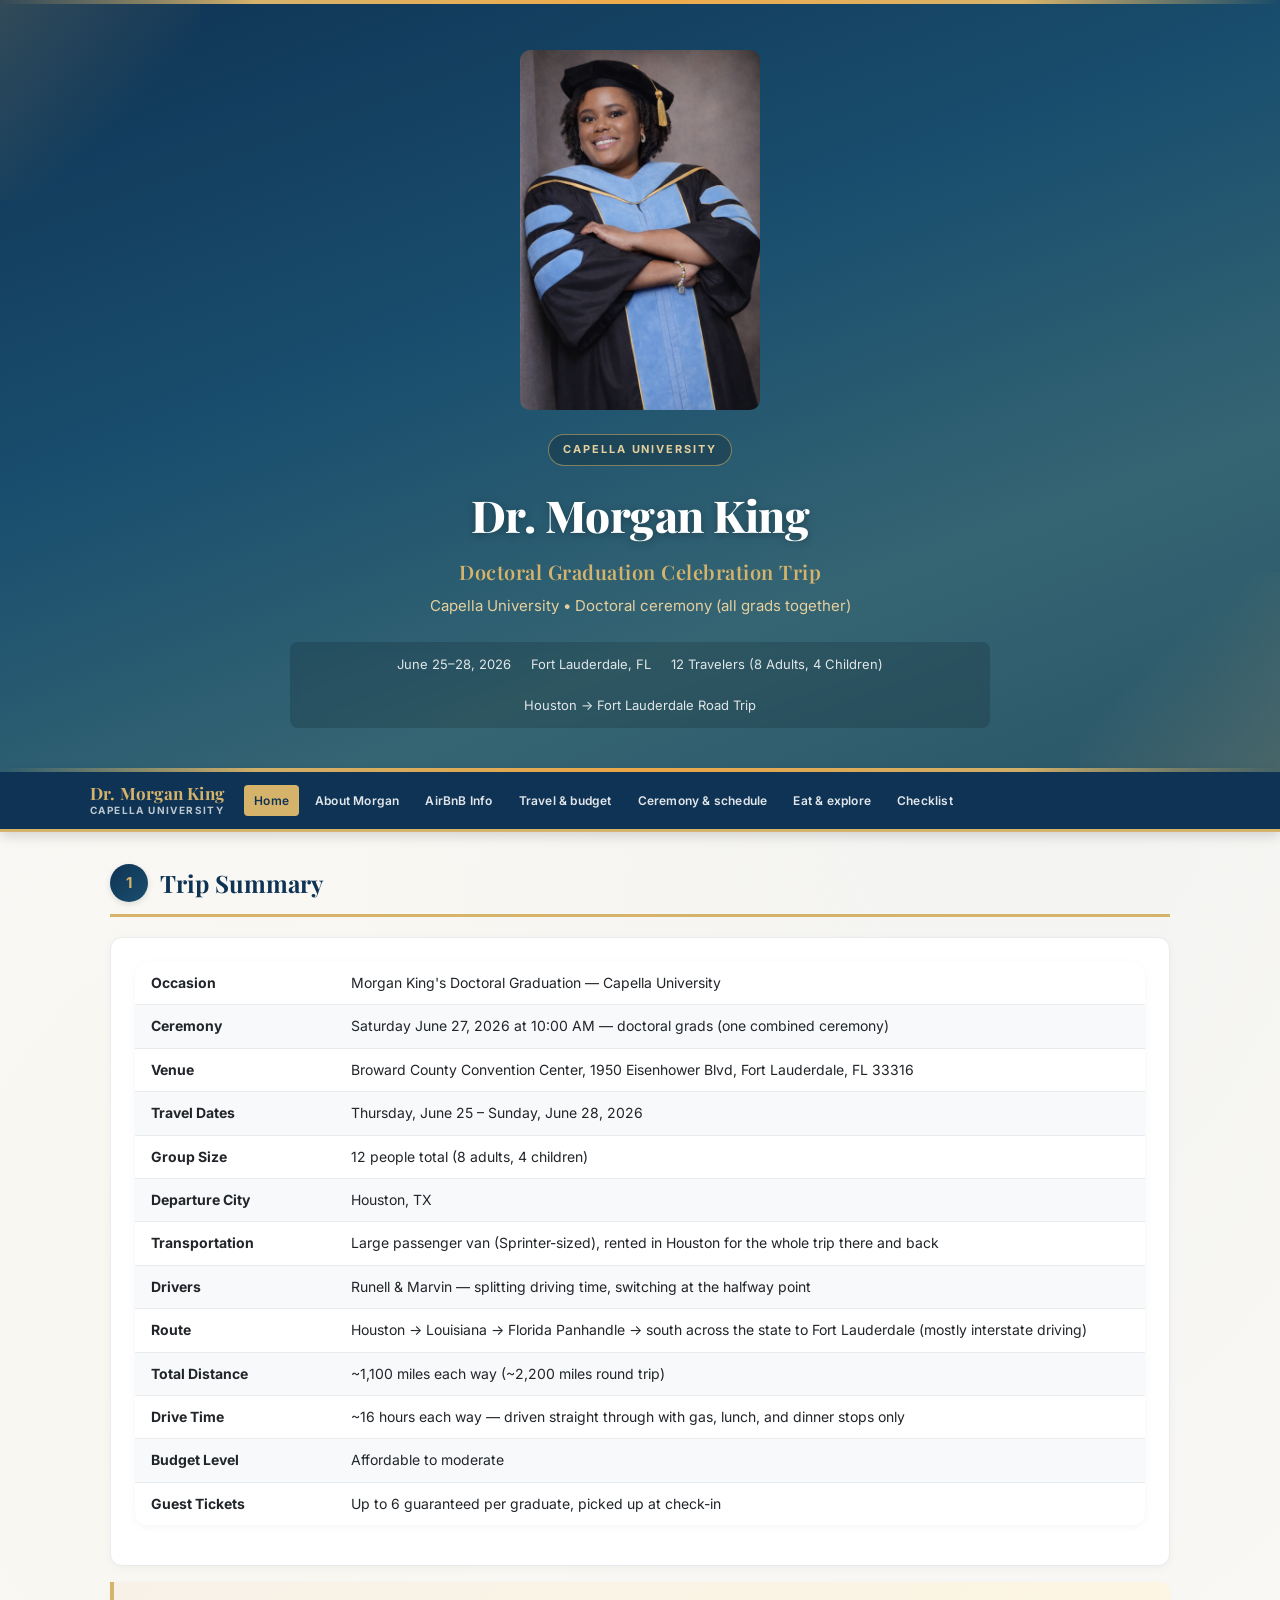
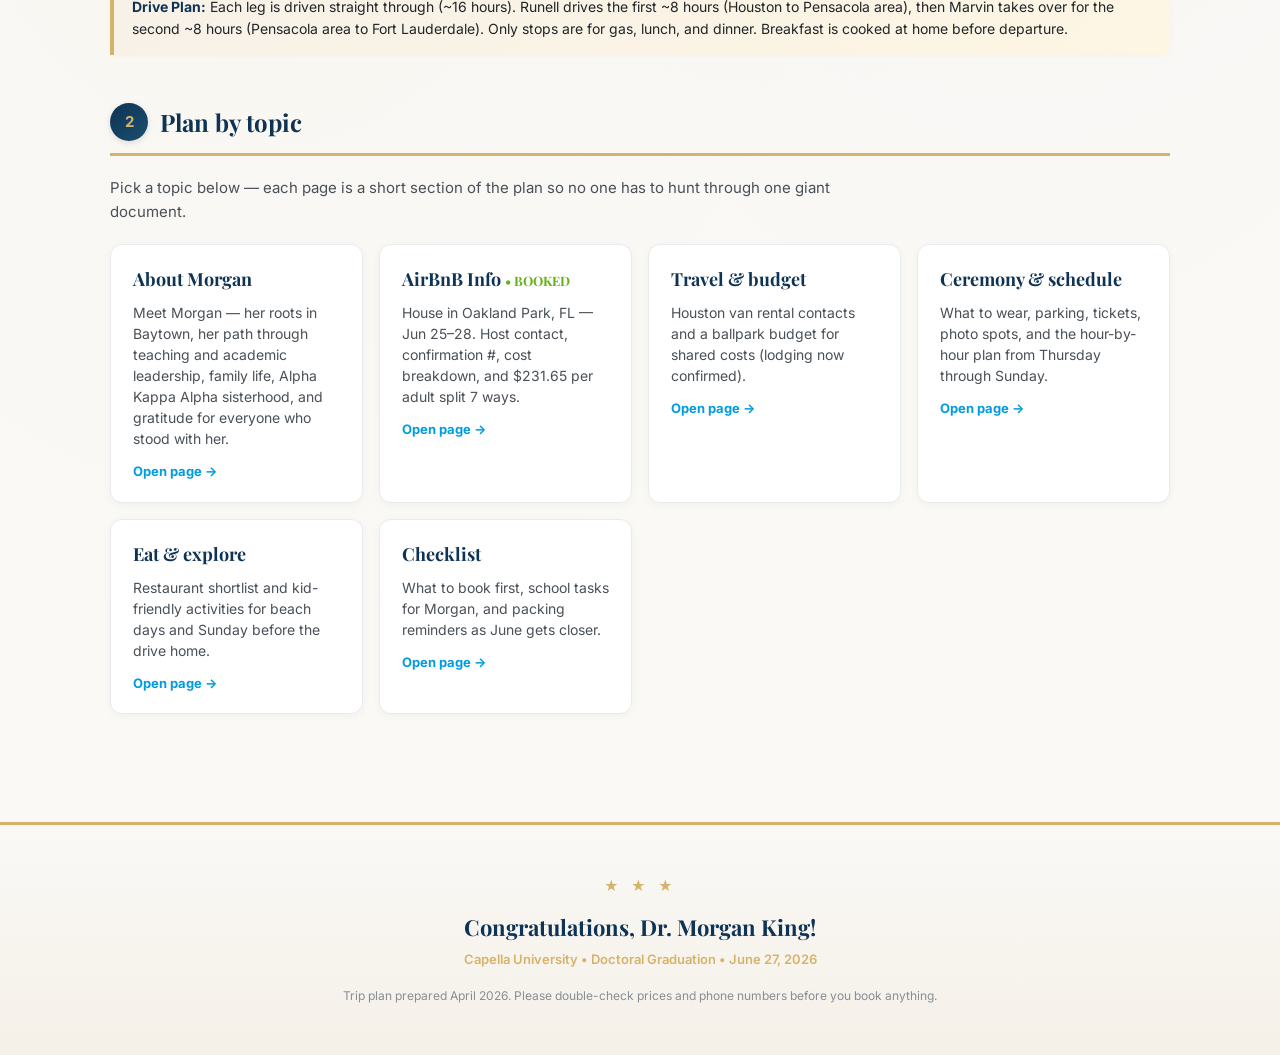
<file: index.html>
<!DOCTYPE html>
<html lang="en">
<head>
<meta charset="UTF-8">
<meta name="viewport" content="width=device-width, initial-scale=1.0, viewport-fit=cover">
<meta name="theme-color" content="#0f3354">
<meta name="apple-mobile-web-app-capable" content="yes">
<meta name="apple-mobile-web-app-status-bar-style" content="black-translucent">
<link rel="preconnect" href="https://fonts.googleapis.com">
<link rel="preconnect" href="https://fonts.gstatic.com" crossorigin>
<link href="https://fonts.googleapis.com/css2?family=Playfair+Display:wght@700;800&family=Inter:wght@400;600;700&display=swap" rel="stylesheet">
<link rel="stylesheet" href="styles.css">

<title>Morgan King's Doctoral Graduation Trip — Fort Lauderdale 2026</title>
<meta name="description" content="Hub for Dr. Morgan King's Capella doctoral graduation trip: trip summary and links to travel, schedule, dining, and checklist.">
</head>
<body>
<!-- ===== HERO ===== -->
<div class="hero">
  <div class="hero-deco-top"></div>
  <div class="hero-content">
    <img src="morgan-photo.jpg" alt="Dr. Morgan King in doctoral regalia" class="hero-photo" width="1024" height="1536" loading="eager">
    <div class="hero-brand">Capella University</div>
    <h1>Dr. Morgan King</h1>
    <div class="subtitle">Doctoral Graduation Celebration Trip</div>
    <div class="degree">Capella University &bull; Doctoral ceremony (all grads together)</div>
    <div class="meta">
      <span>June 25&ndash;28, 2026</span>
      <span>Fort Lauderdale, FL</span>
      <span>12 Travelers (8 Adults, 4 Children)</span>
      <span>Houston &rarr; Fort Lauderdale Road Trip</span>
    </div>
  </div>
  <div class="hero-deco-bottom"></div>
</div>
<header class="site-header">
  <div class="site-header-inner">
    <a class="site-logo" href="index.html"><span class="site-logo__title">Dr. Morgan King</span><span class="site-logo__affiliation">Capella University</span></a>
    <nav class="site-nav" aria-label="Primary">
      <a href="index.html" aria-current="page">Home</a>
      <a href="about-morgan.html">About Morgan</a>
      <a href="stay.html">AirBnB Info</a>
      <a href="travel.html">Travel &amp; budget</a>
      <a href="schedule.html">Ceremony &amp; schedule</a>
      <a href="explore.html">Eat &amp; explore</a>
      <a href="checklist.html">Checklist</a>
    </nav>
  </div>
</header>
<main class="container">
<!-- ===== 1. TRIP SUMMARY ===== -->
<div class="section" id="summary">
  <div class="section-header">
    <span class="num">1</span>
    <h2>Trip Summary</h2>
  </div>

  <div class="card">
    <table class="summary-table">
      <tr><td><strong>Occasion</strong></td><td>Morgan King's Doctoral Graduation &mdash; Capella University</td></tr>
      <tr><td><strong>Ceremony</strong></td><td>Saturday June 27, 2026 at 10:00 AM &mdash; doctoral grads (one combined ceremony)</td></tr>
      <tr><td><strong>Venue</strong></td><td>Broward County Convention Center, 1950 Eisenhower Blvd, Fort Lauderdale, FL 33316</td></tr>
      <tr><td><strong>Travel Dates</strong></td><td>Thursday, June 25 &ndash; Sunday, June 28, 2026</td></tr>
      <tr><td><strong>Group Size</strong></td><td>12 people total (8 adults, 4 children)</td></tr>
      <tr><td><strong>Departure City</strong></td><td>Houston, TX</td></tr>
      <tr><td><strong>Transportation</strong></td><td>Large passenger van (Sprinter-sized), rented in Houston for the whole trip there and back</td></tr>
      <tr><td><strong>Drivers</strong></td><td>Runell &amp; Marvin &mdash; splitting driving time, switching at the halfway point</td></tr>
      <tr><td><strong>Route</strong></td><td>Houston &rarr; Louisiana &rarr; Florida Panhandle &rarr; south across the state to Fort Lauderdale (mostly interstate driving)</td></tr>
      <tr><td><strong>Total Distance</strong></td><td>~1,100 miles each way (~2,200 miles round trip)</td></tr>
      <tr><td><strong>Drive Time</strong></td><td>~16 hours each way &mdash; driven straight through with gas, lunch, and dinner stops only</td></tr>
      <tr><td><strong>Budget Level</strong></td><td>Affordable to moderate</td></tr>
      <tr><td><strong>Guest Tickets</strong></td><td>Up to 6 guaranteed per graduate, picked up at check-in</td></tr>
    </table>
  </div>

  <div class="tip">
    <strong>Drive Plan:</strong> Each leg is driven straight through (~16 hours). Runell drives the first ~8 hours (Houston to Pensacola area), then Marvin takes over for the second ~8 hours (Pensacola area to Fort Lauderdale). Only stops are for gas, lunch, and dinner. Breakfast is cooked at home before departure.
  </div>
</div>

  <div class="section" id="hub">
    <div class="section-header">
      <span class="num">2</span>
      <h2>Plan by topic</h2>
    </div>
    <p class="portal-intro">Pick a topic below &mdash; each page is a short section of the plan so no one has to hunt through one giant document.</p>
    <div class="portal-grid">
      <a class="portal-card" href="about-morgan.html">
        <h3>About Morgan</h3>
        <p>Meet Morgan &mdash; her roots in Baytown, her path through teaching and academic leadership, family life, Alpha Kappa Alpha sisterhood, and gratitude for everyone who stood with her.</p>
        <div class="portal-go">Open page &rarr;</div>
      </a>
      <a class="portal-card" href="stay.html">
        <h3>AirBnB Info <span style="color: var(--green); font-size: 13px;">&bull; BOOKED</span></h3>
        <p>House in Oakland Park, FL &mdash; Jun 25&ndash;28. Host contact, confirmation #, cost breakdown, and $231.65 per adult split 7 ways.</p>
        <div class="portal-go">Open page &rarr;</div>
      </a>
      <a class="portal-card" href="travel.html">
        <h3>Travel &amp; budget</h3>
        <p>Houston van rental contacts and a ballpark budget for shared costs (lodging now confirmed).</p>
        <div class="portal-go">Open page &rarr;</div>
      </a>
      <a class="portal-card" href="schedule.html">
        <h3>Ceremony &amp; schedule</h3>
        <p>What to wear, parking, tickets, photo spots, and the hour-by-hour plan from Thursday through Sunday.</p>
        <div class="portal-go">Open page &rarr;</div>
      </a>
      <a class="portal-card" href="explore.html">
        <h3>Eat &amp; explore</h3>
        <p>Restaurant shortlist and kid-friendly activities for beach days and Sunday before the drive home.</p>
        <div class="portal-go">Open page &rarr;</div>
      </a>
      <a class="portal-card" href="checklist.html">
        <h3>Checklist</h3>
        <p>What to book first, school tasks for Morgan, and packing reminders as June gets closer.</p>
        <div class="portal-go">Open page &rarr;</div>
      </a>
    </div>
  </div>
</main>
<div class="footer">
  <div style="font-size: 14px; letter-spacing: 4px; color: var(--gold); margin-bottom: 12px;">&#9733; &#9733; &#9733;</div>
  <p style="font-family: 'Playfair Display', Georgia, serif; font-size: 22px; margin-bottom: 4px;"><strong>Congratulations, Dr. Morgan King!</strong></p>
  <p style="color: var(--gold); font-weight: 600; margin-bottom: 16px;">Capella University &bull; Doctoral Graduation &bull; June 27, 2026</p>
  <p style="color: var(--gray-500); font-size: 12px;">Trip plan prepared April 2026. Please double-check prices and phone numbers before you book anything.</p>
</div>

</body>
</html>
</file>
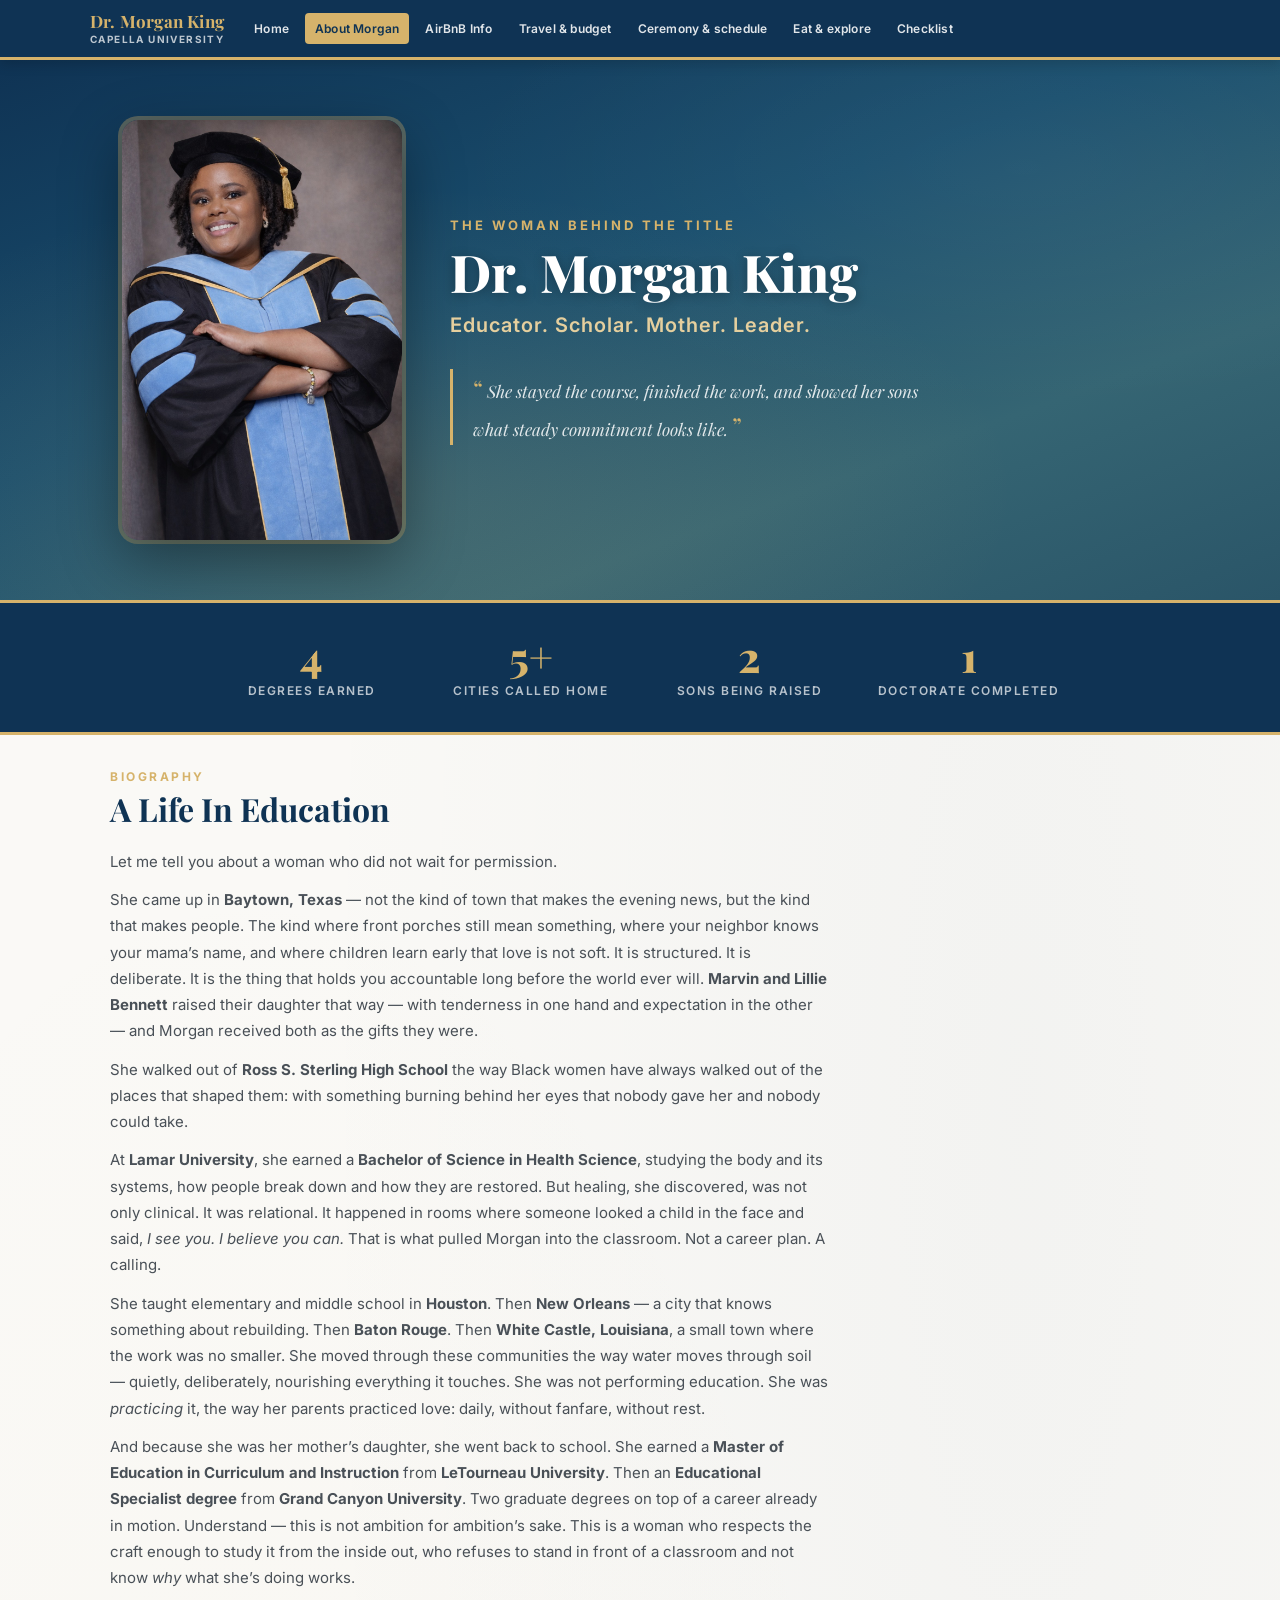
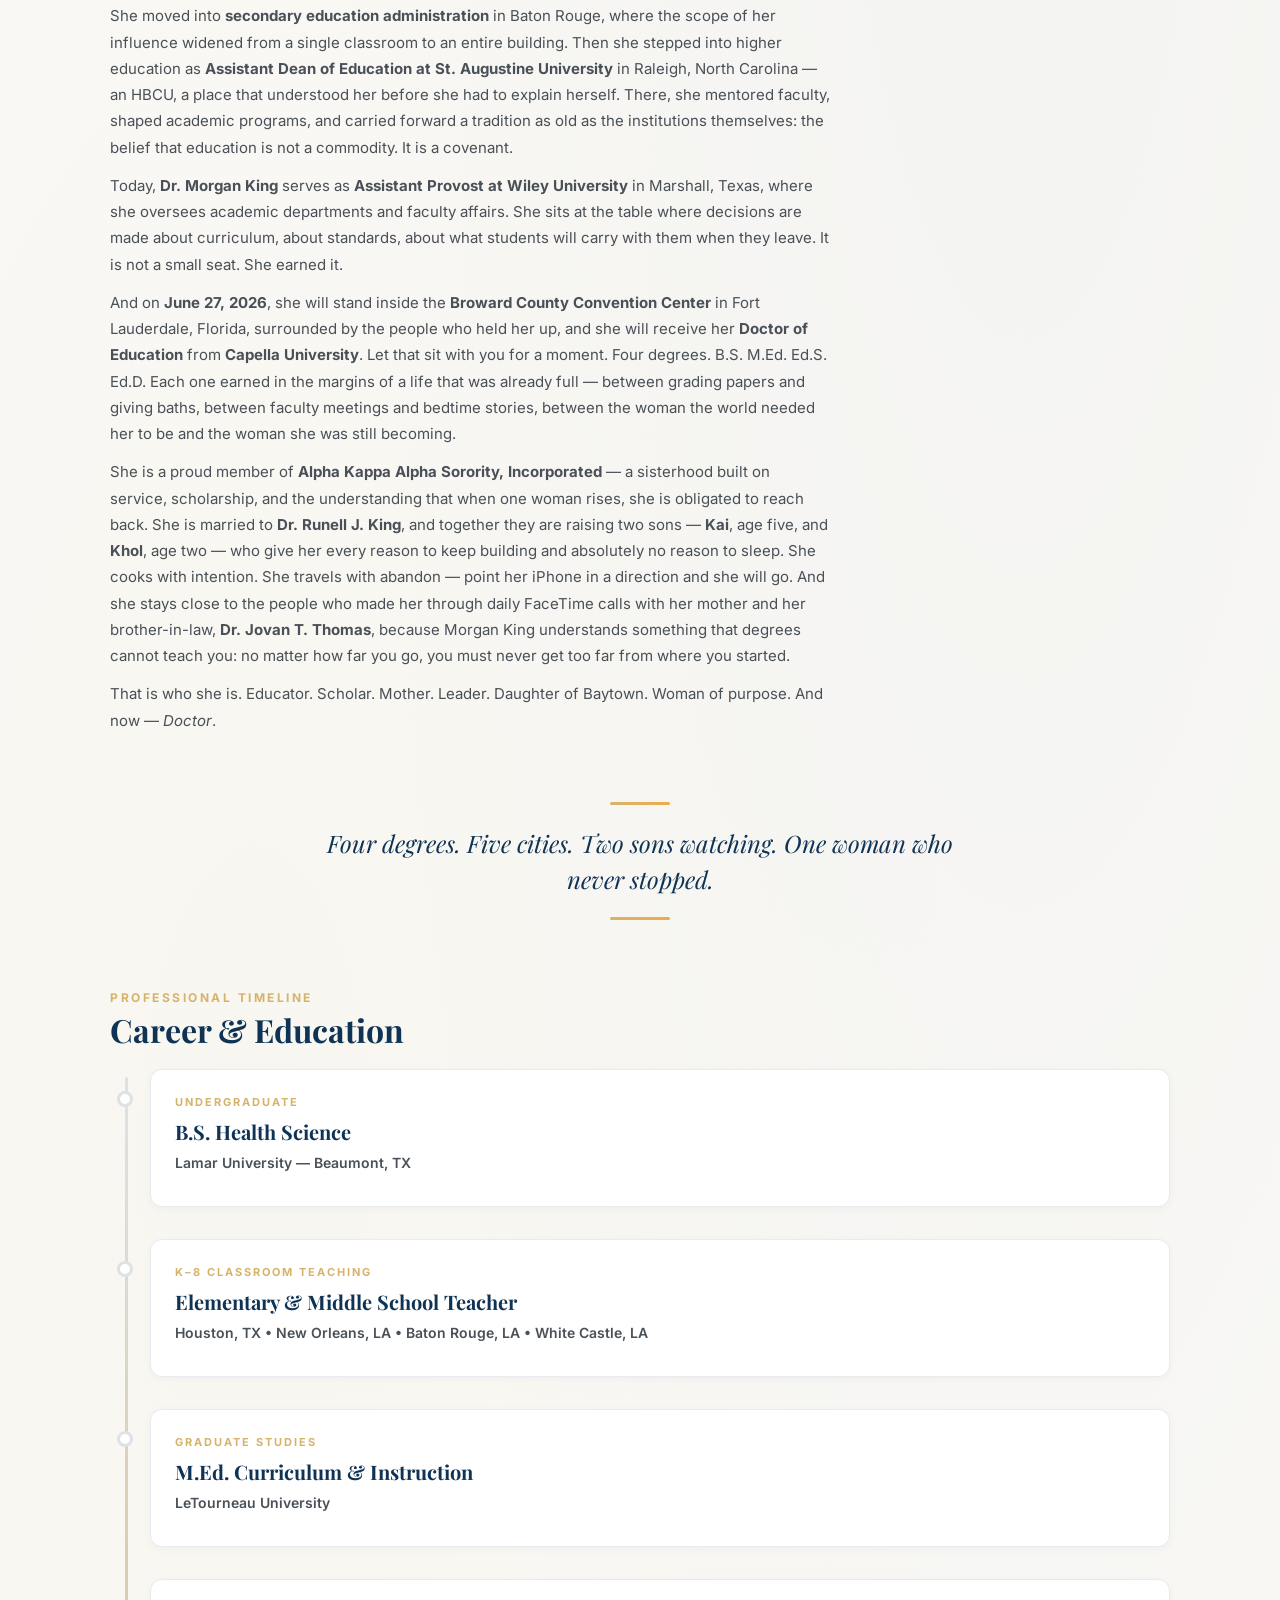
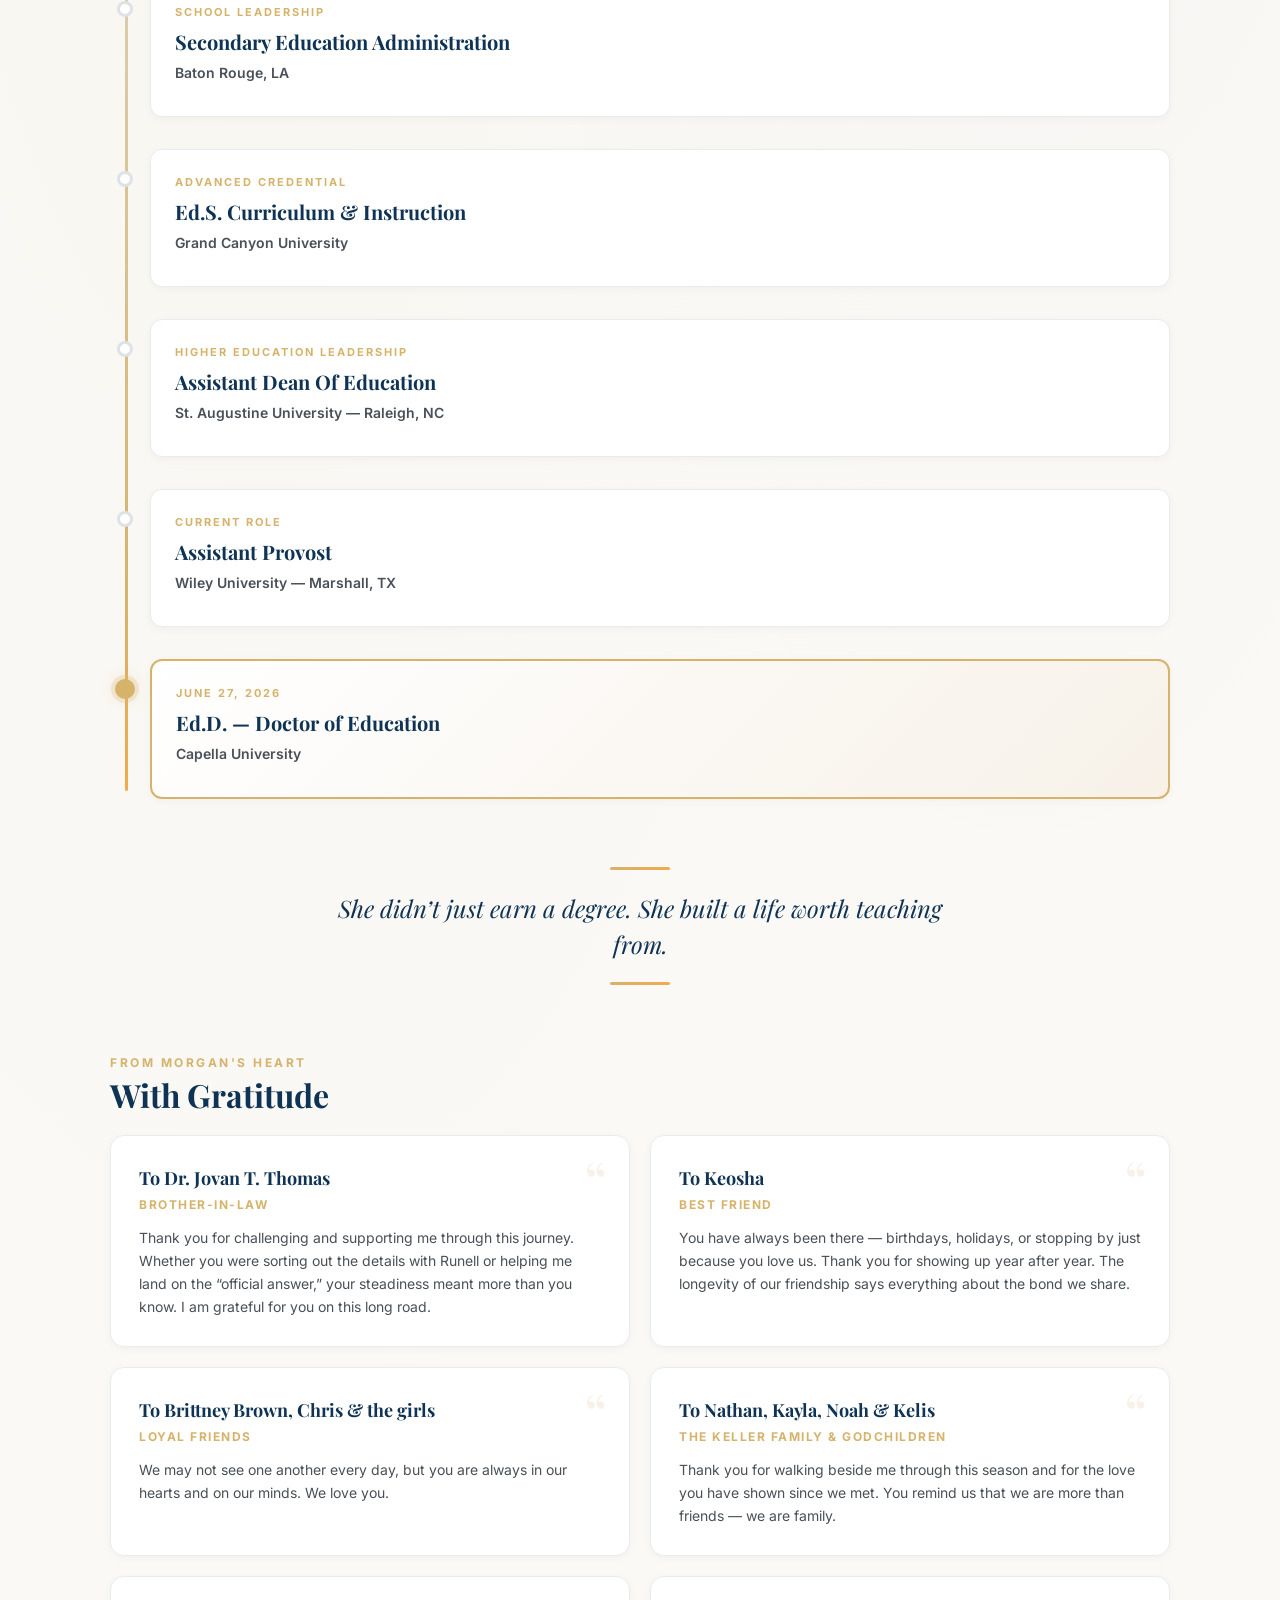
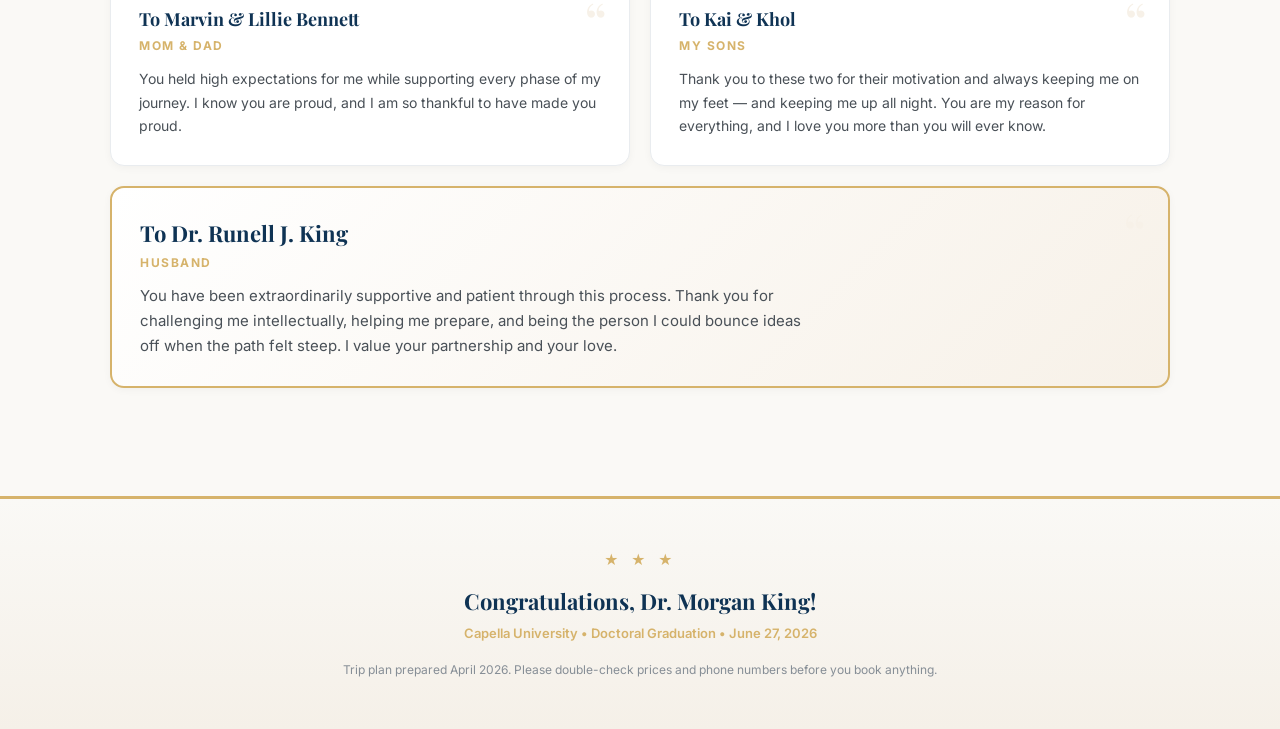
<file: about-morgan.html>
<!DOCTYPE html>
<html lang="en">
<head>
<meta charset="UTF-8">
<meta name="viewport" content="width=device-width, initial-scale=1.0, viewport-fit=cover">
<meta name="theme-color" content="#0f3354">
<meta name="apple-mobile-web-app-capable" content="yes">
<meta name="apple-mobile-web-app-status-bar-style" content="black-translucent">
<link rel="preconnect" href="https://fonts.googleapis.com">
<link rel="preconnect" href="https://fonts.gstatic.com" crossorigin>
<link href="https://fonts.googleapis.com/css2?family=Playfair+Display:ital,wght@0,700;0,800;1,700&family=Inter:wght@400;600;700&display=swap" rel="stylesheet">
<link rel="stylesheet" href="styles.css">
<link rel="stylesheet" href="about.css">

<title>About Morgan — Morgan King Graduation Trip</title>
<meta name="description" content="The story of Dr. Morgan King: from Baytown, Texas to doctoral graduate — educator, mother, leader, and forever student.">
</head>
<body>
<header class="site-header">
  <div class="site-header-inner">
    <a class="site-logo" href="index.html"><span class="site-logo__title">Dr. Morgan King</span><span class="site-logo__affiliation">Capella University</span></a>
    <nav class="site-nav" aria-label="Primary">
      <a href="index.html">Home</a>
      <a href="about-morgan.html" aria-current="page">About Morgan</a>
      <a href="stay.html">AirBnB Info</a>
      <a href="travel.html">Travel &amp; budget</a>
      <a href="schedule.html">Ceremony &amp; schedule</a>
      <a href="explore.html">Eat &amp; explore</a>
      <a href="checklist.html">Checklist</a>
    </nav>
  </div>
</header>

<!-- ===== HERO ===== -->
<div class="about-hero">
  <div class="about-hero__overlay"></div>
  <div class="about-hero__content">
    <img src="morgan-photo.jpg" alt="Dr. Morgan King in doctoral regalia" class="about-hero__photo" width="1024" height="1536">
    <div class="about-hero__text">
      <p class="about-hero__kicker">The woman behind the title</p>
      <h1 class="about-hero__name">Dr. Morgan King</h1>
      <p class="about-hero__tagline">Educator. Scholar. Mother. Leader.</p>
      <div class="about-hero__quote">
        <span class="about-hero__quote-mark">&ldquo;</span>
        She stayed the course, finished the work, and showed her sons what steady commitment looks like.
        <span class="about-hero__quote-mark">&rdquo;</span>
      </div>
    </div>
  </div>
</div>

<!-- ===== BY THE NUMBERS ===== -->
<div class="about-numbers">
  <div class="about-numbers__inner">
    <div class="about-numbers__item">
      <span class="about-numbers__value">4</span>
      <span class="about-numbers__label">Degrees earned</span>
    </div>
    <div class="about-numbers__item">
      <span class="about-numbers__value">5+</span>
      <span class="about-numbers__label">Cities called home</span>
    </div>
    <div class="about-numbers__item">
      <span class="about-numbers__value">2</span>
      <span class="about-numbers__label">Sons being raised</span>
    </div>
    <div class="about-numbers__item">
      <span class="about-numbers__value">1</span>
      <span class="about-numbers__label">Doctorate completed</span>
    </div>
  </div>
</div>

<main class="container">

<!-- ===== BIO ===== -->
<section class="about-section">
  <div class="about-section__label">Biography</div>
  <h2 class="about-section__title">A Life In Education</h2>
  <div class="about-section__body">
    <p>Let me tell you about a woman who did not wait for permission.</p>

    <p>She came up in <strong>Baytown, Texas</strong> &mdash; not the kind of town that makes the evening news, but the kind that makes people. The kind where front porches still mean something, where your neighbor knows your mama&rsquo;s name, and where children learn early that love is not soft. It is structured. It is deliberate. It is the thing that holds you accountable long before the world ever will. <strong>Marvin and Lillie Bennett</strong> raised their daughter that way &mdash; with tenderness in one hand and expectation in the other &mdash; and Morgan received both as the gifts they were.</p>

    <p>She walked out of <strong>Ross S. Sterling High School</strong> the way Black women have always walked out of the places that shaped them: with something burning behind her eyes that nobody gave her and nobody could take.</p>

    <p>At <strong>Lamar University</strong>, she earned a <strong>Bachelor of Science in Health Science</strong>, studying the body and its systems, how people break down and how they are restored. But healing, she discovered, was not only clinical. It was relational. It happened in rooms where someone looked a child in the face and said, <em>I see you. I believe you can.</em> That is what pulled Morgan into the classroom. Not a career plan. A calling.</p>

    <p>She taught elementary and middle school in <strong>Houston</strong>. Then <strong>New Orleans</strong> &mdash; a city that knows something about rebuilding. Then <strong>Baton Rouge</strong>. Then <strong>White Castle, Louisiana</strong>, a small town where the work was no smaller. She moved through these communities the way water moves through soil &mdash; quietly, deliberately, nourishing everything it touches. She was not performing education. She was <em>practicing</em> it, the way her parents practiced love: daily, without fanfare, without rest.</p>

    <p>And because she was her mother&rsquo;s daughter, she went back to school. She earned a <strong>Master of Education in Curriculum and Instruction</strong> from <strong>LeTourneau University</strong>. Then an <strong>Educational Specialist degree</strong> from <strong>Grand Canyon University</strong>. Two graduate degrees on top of a career already in motion. Understand &mdash; this is not ambition for ambition&rsquo;s sake. This is a woman who respects the craft enough to study it from the inside out, who refuses to stand in front of a classroom and not know <em>why</em> what she&rsquo;s doing works.</p>

    <p>She moved into <strong>secondary education administration</strong> in Baton Rouge, where the scope of her influence widened from a single classroom to an entire building. Then she stepped into higher education as <strong>Assistant Dean of Education at St. Augustine University</strong> in Raleigh, North Carolina &mdash; an HBCU, a place that understood her before she had to explain herself. There, she mentored faculty, shaped academic programs, and carried forward a tradition as old as the institutions themselves: the belief that education is not a commodity. It is a covenant.</p>

    <p>Today, <strong>Dr. Morgan King</strong> serves as <strong>Assistant Provost at Wiley University</strong> in Marshall, Texas, where she oversees academic departments and faculty affairs. She sits at the table where decisions are made about curriculum, about standards, about what students will carry with them when they leave. It is not a small seat. She earned it.</p>

    <p>And on <strong>June 27, 2026</strong>, she will stand inside the <strong>Broward County Convention Center</strong> in Fort Lauderdale, Florida, surrounded by the people who held her up, and she will receive her <strong>Doctor of Education</strong> from <strong>Capella University</strong>. Let that sit with you for a moment. Four degrees. B.S. M.Ed. Ed.S. Ed.D. Each one earned in the margins of a life that was already full &mdash; between grading papers and giving baths, between faculty meetings and bedtime stories, between the woman the world needed her to be and the woman she was still becoming.</p>

    <p>She is a proud member of <strong>Alpha Kappa Alpha Sorority, Incorporated</strong> &mdash; a sisterhood built on service, scholarship, and the understanding that when one woman rises, she is obligated to reach back. She is married to <strong>Dr. Runell J. King</strong>, and together they are raising two sons &mdash; <strong>Kai</strong>, age five, and <strong>Khol</strong>, age two &mdash; who give her every reason to keep building and absolutely no reason to sleep. She cooks with intention. She travels with abandon &mdash; point her iPhone in a direction and she will go. And she stays close to the people who made her through daily FaceTime calls with her mother and her brother-in-law, <strong>Dr. Jovan T. Thomas</strong>, because Morgan King understands something that degrees cannot teach you: no matter how far you go, you must never get too far from where you started.</p>

    <p>That is who she is. Educator. Scholar. Mother. Leader. Daughter of Baytown. Woman of purpose. And now &mdash; <em>Doctor</em>.</p>
  </div>
</section>

<div class="about-pullquote">
  <blockquote>Four degrees. Five cities. Two sons watching. One woman who never stopped.</blockquote>
</div>

<!-- ===== JOURNEY TIMELINE ===== -->
<section class="about-section">
  <div class="about-section__label">Professional Timeline</div>
  <h2 class="about-section__title">Career &amp; Education</h2>

  <div class="about-timeline">
    <div class="about-timeline__item">
      <div class="about-timeline__marker"></div>
      <div class="about-timeline__card">
        <div class="about-timeline__era">Undergraduate</div>
        <h3>B.S. Health Science</h3>
        <p class="about-timeline__where">Lamar University &mdash; Beaumont, TX</p>
      </div>
    </div>

    <div class="about-timeline__item">
      <div class="about-timeline__marker"></div>
      <div class="about-timeline__card">
        <div class="about-timeline__era">K&ndash;8 Classroom Teaching</div>
        <h3>Elementary &amp; Middle School Teacher</h3>
        <p class="about-timeline__where">Houston, TX &bull; New Orleans, LA &bull; Baton Rouge, LA &bull; White Castle, LA</p>
      </div>
    </div>

    <div class="about-timeline__item">
      <div class="about-timeline__marker"></div>
      <div class="about-timeline__card">
        <div class="about-timeline__era">Graduate Studies</div>
        <h3>M.Ed. Curriculum &amp; Instruction</h3>
        <p class="about-timeline__where">LeTourneau University</p>
      </div>
    </div>

    <div class="about-timeline__item">
      <div class="about-timeline__marker"></div>
      <div class="about-timeline__card">
        <div class="about-timeline__era">School Leadership</div>
        <h3>Secondary Education Administration</h3>
        <p class="about-timeline__where">Baton Rouge, LA</p>
      </div>
    </div>

    <div class="about-timeline__item">
      <div class="about-timeline__marker"></div>
      <div class="about-timeline__card">
        <div class="about-timeline__era">Advanced Credential</div>
        <h3>Ed.S. Curriculum &amp; Instruction</h3>
        <p class="about-timeline__where">Grand Canyon University</p>
      </div>
    </div>

    <div class="about-timeline__item">
      <div class="about-timeline__marker"></div>
      <div class="about-timeline__card">
        <div class="about-timeline__era">Higher Education Leadership</div>
        <h3>Assistant Dean Of Education</h3>
        <p class="about-timeline__where">St. Augustine University &mdash; Raleigh, NC</p>
      </div>
    </div>

    <div class="about-timeline__item">
      <div class="about-timeline__marker"></div>
      <div class="about-timeline__card">
        <div class="about-timeline__era">Current Role</div>
        <h3>Assistant Provost</h3>
        <p class="about-timeline__where">Wiley University &mdash; Marshall, TX</p>
      </div>
    </div>

    <div class="about-timeline__item about-timeline__item--highlight">
      <div class="about-timeline__marker about-timeline__marker--gold"></div>
      <div class="about-timeline__card about-timeline__card--gold">
        <div class="about-timeline__era">June 27, 2026</div>
        <h3>Ed.D. &mdash; Doctor of Education</h3>
        <p class="about-timeline__where">Capella University</p>
      </div>
    </div>
  </div>
</section>

<div class="about-pullquote">
  <blockquote>She didn&rsquo;t just earn a degree. She built a life worth teaching from.</blockquote>
</div>

<!-- ===== GRATITUDE ===== -->
<section class="about-section about-section--gratitude">
  <div class="about-section__label">From Morgan's Heart</div>
  <h2 class="about-section__title">With Gratitude</h2>

  <div class="about-gratitude">
    <div class="about-gratitude__card">
      <div class="about-gratitude__to">To Dr. Jovan T. Thomas</div>
      <div class="about-gratitude__role">Brother-in-law</div>
      <p>Thank you for challenging and supporting me through this journey. Whether you were sorting out the details with Runell or helping me land on the &ldquo;official answer,&rdquo; your steadiness meant more than you know. I am grateful for you on this long road.</p>
    </div>

    <div class="about-gratitude__card">
      <div class="about-gratitude__to">To Keosha</div>
      <div class="about-gratitude__role">Best friend</div>
      <p>You have always been there &mdash; birthdays, holidays, or stopping by just because you love us. Thank you for showing up year after year. The longevity of our friendship says everything about the bond we share.</p>
    </div>

    <div class="about-gratitude__card">
      <div class="about-gratitude__to">To Brittney Brown, Chris &amp; the girls</div>
      <div class="about-gratitude__role">Loyal friends</div>
      <p>We may not see one another every day, but you are always in our hearts and on our minds. We love you.</p>
    </div>

    <div class="about-gratitude__card">
      <div class="about-gratitude__to">To Nathan, Kayla, Noah &amp; Kelis</div>
      <div class="about-gratitude__role">The Keller family &amp; godchildren</div>
      <p>Thank you for walking beside me through this season and for the love you have shown since we met. You remind us that we are more than friends &mdash; we are family.</p>
    </div>

    <div class="about-gratitude__card">
      <div class="about-gratitude__to">To Marvin &amp; Lillie Bennett</div>
      <div class="about-gratitude__role">Mom &amp; Dad</div>
      <p>You held high expectations for me while supporting every phase of my journey. I know you are proud, and I am so thankful to have made you proud.</p>
    </div>

    <div class="about-gratitude__card">
      <div class="about-gratitude__to">To Kai &amp; Khol</div>
      <div class="about-gratitude__role">My Sons</div>
      <p>Thank you to these two for their motivation and always keeping me on my feet &mdash; and keeping me up all night. You are my reason for everything, and I love you more than you will ever know.</p>
    </div>

    <div class="about-gratitude__card about-gratitude__card--featured">
      <div class="about-gratitude__to">To Dr. Runell J. King</div>
      <div class="about-gratitude__role">Husband</div>
      <p>You have been extraordinarily supportive and patient through this process. Thank you for challenging me intellectually, helping me prepare, and being the person I could bounce ideas off when the path felt steep. I value your partnership and your love.</p>
    </div>
  </div>
</section>

</main>

<div class="footer">
  <div style="font-size: 14px; letter-spacing: 4px; color: var(--gold); margin-bottom: 12px;">&#9733; &#9733; &#9733;</div>
  <p style="font-family: 'Playfair Display', Georgia, serif; font-size: 22px; margin-bottom: 4px;"><strong>Congratulations, Dr. Morgan King!</strong></p>
  <p style="color: var(--gold); font-weight: 600; margin-bottom: 16px;">Capella University &bull; Doctoral Graduation &bull; June 27, 2026</p>
  <p style="color: var(--gray-500); font-size: 12px;">Trip plan prepared April 2026. Please double-check prices and phone numbers before you book anything.</p>
</div>
</body>
</html>
</file>
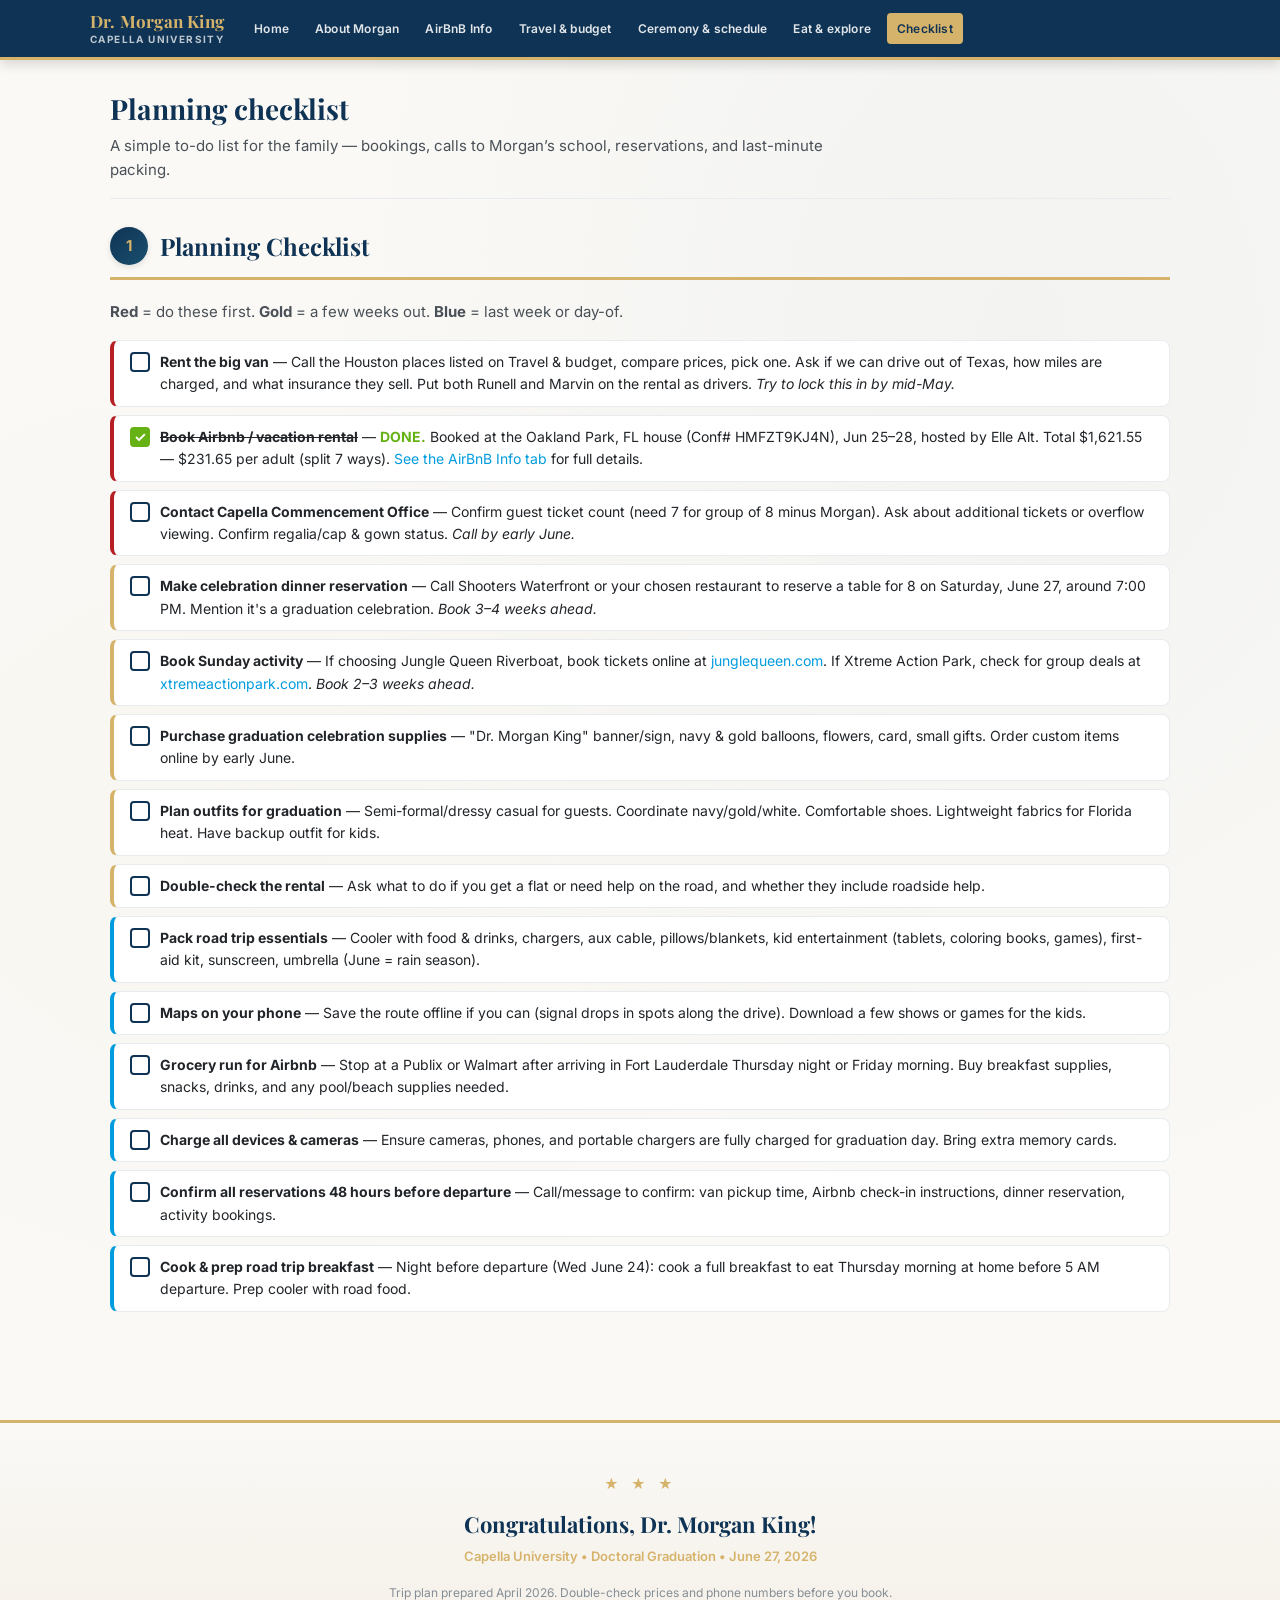
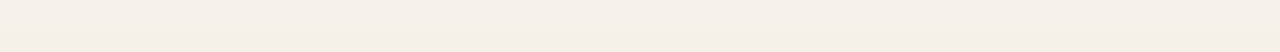
<file: checklist.html>
<!DOCTYPE html>
<html lang="en">
<head>
<meta charset="UTF-8">
<meta name="viewport" content="width=device-width, initial-scale=1.0, viewport-fit=cover">
<meta name="theme-color" content="#0f3354">
<meta name="apple-mobile-web-app-capable" content="yes">
<meta name="apple-mobile-web-app-status-bar-style" content="black-translucent">
<link rel="preconnect" href="https://fonts.googleapis.com">
<link rel="preconnect" href="https://fonts.gstatic.com" crossorigin>
<link href="https://fonts.googleapis.com/css2?family=Playfair+Display:wght@700;800&family=Inter:wght@400;600;700&display=swap" rel="stylesheet">
<link rel="stylesheet" href="styles.css">

<title>Planning Checklist — Morgan King Graduation Trip</title>
<meta name="description" content="Prioritized planning checklist for the doctoral graduation trip to Fort Lauderdale.">
</head>
<body>
<header class="site-header">
  <div class="site-header-inner">
    <a class="site-logo" href="index.html"><span class="site-logo__title">Dr. Morgan King</span><span class="site-logo__affiliation">Capella University</span></a>
    <nav class="site-nav" aria-label="Primary">
      <a href="index.html">Home</a>
      <a href="about-morgan.html">About Morgan</a>
      <a href="stay.html">AirBnB Info</a>
      <a href="travel.html">Travel &amp; budget</a>
      <a href="schedule.html">Ceremony &amp; schedule</a>
      <a href="explore.html">Eat &amp; explore</a>
      <a href="checklist.html" aria-current="page">Checklist</a>
    </nav>
  </div>
</header>
<main class="container">
  <div class="page-head">
    <h1 class="page-title">Planning checklist</h1>
    <p class="page-intro">A simple to-do list for the family &mdash; bookings, calls to Morgan&rsquo;s school, reservations, and last-minute packing.</p>
  </div>

  <div class="section" id="checklist">
    <div class="section-header">
      <span class="num">1</span>
      <h2>Planning Checklist</h2>
    </div>
<p style="margin-bottom: 16px; color: var(--gray-700);"><strong>Red</strong> = do these first. <strong>Gold</strong> = a few weeks out. <strong>Blue</strong> = last week or day-of.</p>

  <ul class="checklist">
    <li class="urgent">
      <div class="box"></div>
      <div><strong>Rent the big van</strong> &mdash; Call the Houston places listed on Travel &amp; budget, compare prices, pick one. Ask if we can drive out of Texas, how miles are charged, and what insurance they sell. Put both Runell and Marvin on the rental as drivers. <em>Try to lock this in by mid-May.</em></div>
    </li>
    <li class="urgent">
      <div class="box" style="background: var(--green); border-color: var(--green); color: white; display:flex; align-items:center; justify-content:center; font-weight:700;">&#10003;</div>
      <div><s><strong>Book Airbnb / vacation rental</strong></s> &mdash; <strong style="color: var(--green);">DONE.</strong> Booked at the Oakland Park, FL house (Conf# HMFZT9KJ4N), Jun 25&ndash;28, hosted by Elle Alt. Total $1,621.55 &mdash; $231.65 per adult (split 7 ways). <a href="stay.html">See the AirBnB Info tab</a> for full details.</div>
    </li>
    <li class="urgent">
      <div class="box"></div>
      <div><strong>Contact Capella Commencement Office</strong> &mdash; Confirm guest ticket count (need 7 for group of 8 minus Morgan). Ask about additional tickets or overflow viewing. Confirm regalia/cap &amp; gown status. <em>Call by early June.</em></div>
    </li>
    <li class="soon">
      <div class="box"></div>
      <div><strong>Make celebration dinner reservation</strong> &mdash; Call Shooters Waterfront or your chosen restaurant to reserve a table for 8 on Saturday, June 27, around 7:00 PM. Mention it's a graduation celebration. <em>Book 3&ndash;4 weeks ahead.</em></div>
    </li>
    <li class="soon">
      <div class="box"></div>
      <div><strong>Book Sunday activity</strong> &mdash; If choosing Jungle Queen Riverboat, book tickets online at <a href="https://www.junglequeen.com" target="_blank" rel="noopener noreferrer">junglequeen.com</a>. If Xtreme Action Park, check for group deals at <a href="https://www.xtremeactionpark.com" target="_blank" rel="noopener noreferrer">xtremeactionpark.com</a>. <em>Book 2&ndash;3 weeks ahead.</em></div>
    </li>
    <li class="soon">
      <div class="box"></div>
      <div><strong>Purchase graduation celebration supplies</strong> &mdash; "Dr. Morgan King" banner/sign, navy &amp; gold balloons, flowers, card, small gifts. Order custom items online by early June.</div>
    </li>
    <li class="soon">
      <div class="box"></div>
      <div><strong>Plan outfits for graduation</strong> &mdash; Semi-formal/dressy casual for guests. Coordinate navy/gold/white. Comfortable shoes. Lightweight fabrics for Florida heat. Have backup outfit for kids.</div>
    </li>
    <li class="soon">
      <div class="box"></div>
      <div><strong>Double-check the rental</strong> &mdash; Ask what to do if you get a flat or need help on the road, and whether they include roadside help.</div>
    </li>
    <li class="normal">
      <div class="box"></div>
      <div><strong>Pack road trip essentials</strong> &mdash; Cooler with food &amp; drinks, chargers, aux cable, pillows/blankets, kid entertainment (tablets, coloring books, games), first-aid kit, sunscreen, umbrella (June = rain season).</div>
    </li>
    <li class="normal">
      <div class="box"></div>
      <div><strong>Maps on your phone</strong> &mdash; Save the route offline if you can (signal drops in spots along the drive). Download a few shows or games for the kids.</div>
    </li>
    <li class="normal">
      <div class="box"></div>
      <div><strong>Grocery run for Airbnb</strong> &mdash; Stop at a Publix or Walmart after arriving in Fort Lauderdale Thursday night or Friday morning. Buy breakfast supplies, snacks, drinks, and any pool/beach supplies needed.</div>
    </li>
    <li class="normal">
      <div class="box"></div>
      <div><strong>Charge all devices &amp; cameras</strong> &mdash; Ensure cameras, phones, and portable chargers are fully charged for graduation day. Bring extra memory cards.</div>
    </li>
    <li class="normal">
      <div class="box"></div>
      <div><strong>Confirm all reservations 48 hours before departure</strong> &mdash; Call/message to confirm: van pickup time, Airbnb check-in instructions, dinner reservation, activity bookings.</div>
    </li>
    <li class="normal">
      <div class="box"></div>
      <div><strong>Cook &amp; prep road trip breakfast</strong> &mdash; Night before departure (Wed June 24): cook a full breakfast to eat Thursday morning at home before 5 AM departure. Prep cooler with road food.</div>
    </li>
  </ul>
  </div>

</main>
<div class="footer">
  <div style="font-size: 14px; letter-spacing: 4px; color: var(--gold); margin-bottom: 12px;">&#9733; &#9733; &#9733;</div>
  <p style="font-family: 'Playfair Display', Georgia, serif; font-size: 22px; margin-bottom: 4px;"><strong>Congratulations, Dr. Morgan King!</strong></p>
  <p style="color: var(--gold); font-weight: 600; margin-bottom: 16px;">Capella University &bull; Doctoral Graduation &bull; June 27, 2026</p>
  <p style="color: var(--gray-500); font-size: 12px;">Trip plan prepared April 2026. Double-check prices and phone numbers before you book.</p>
</div>
</body>
</html>
</file>
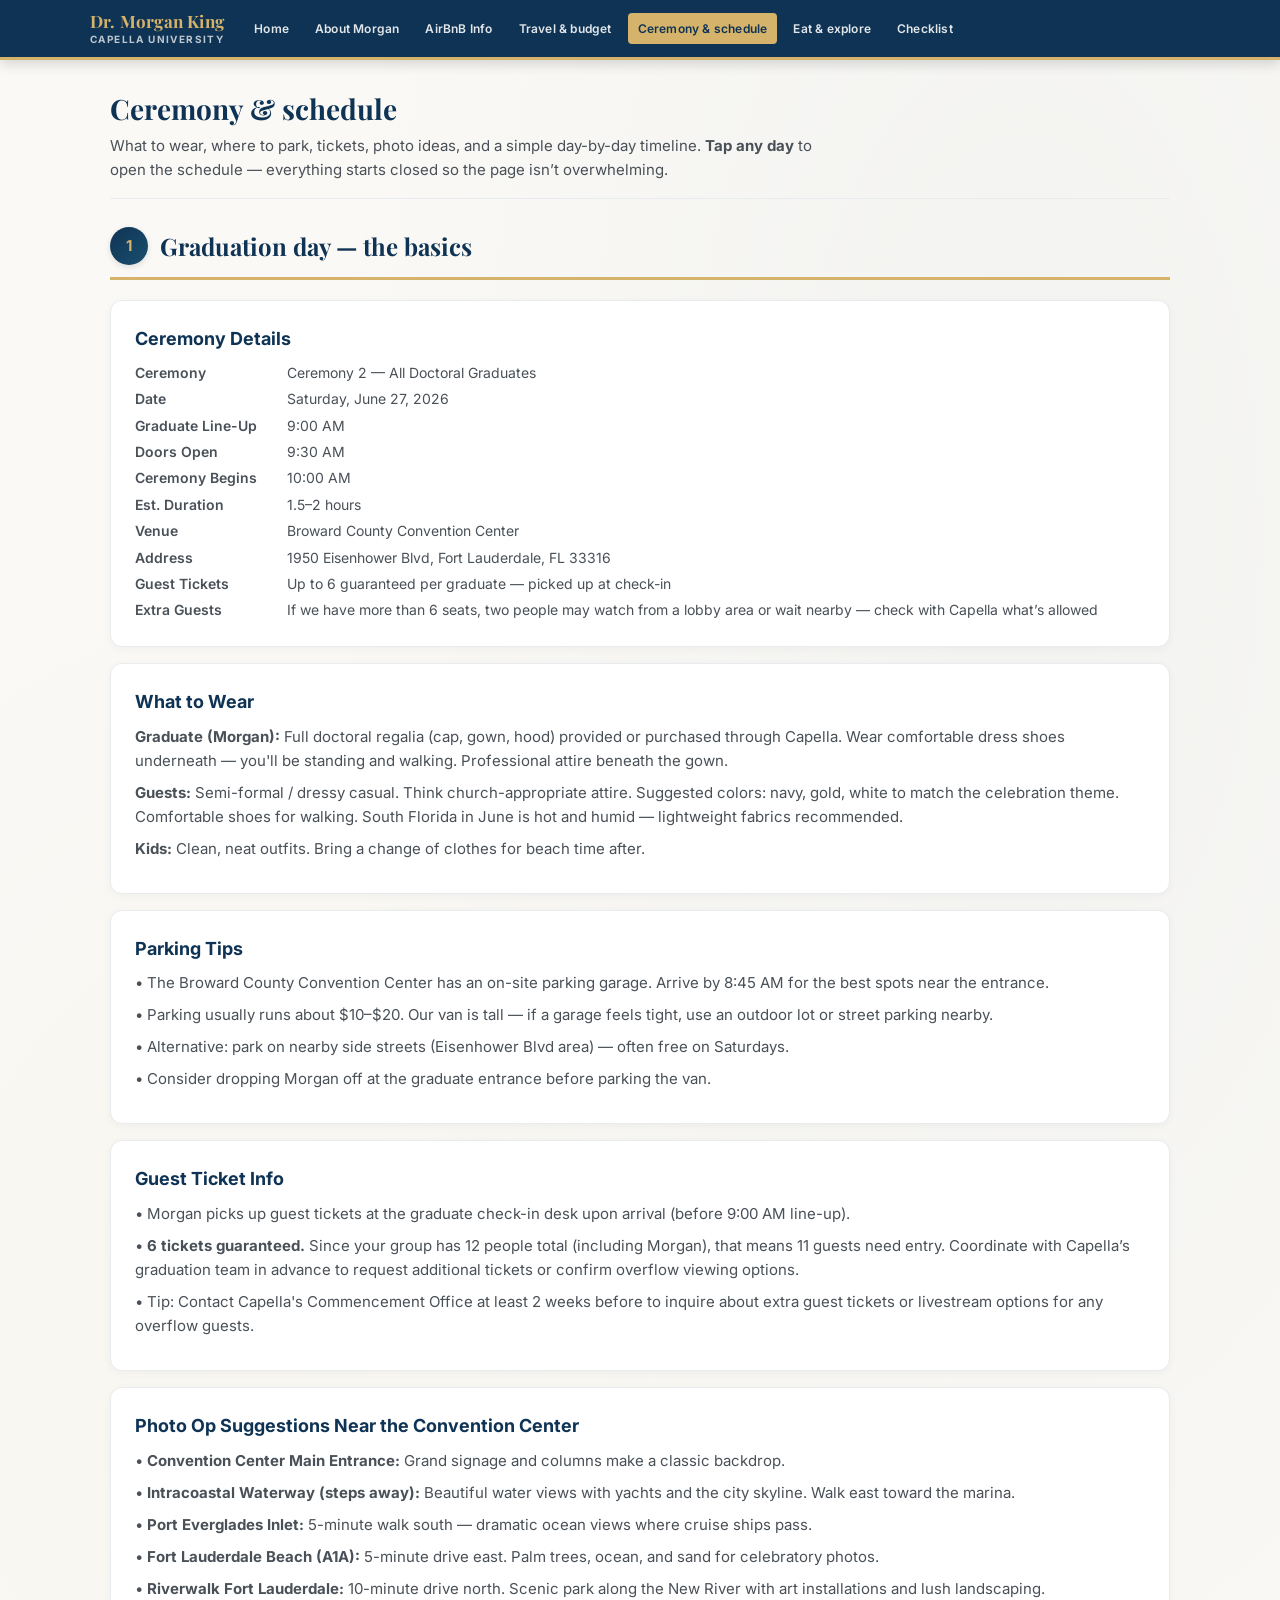
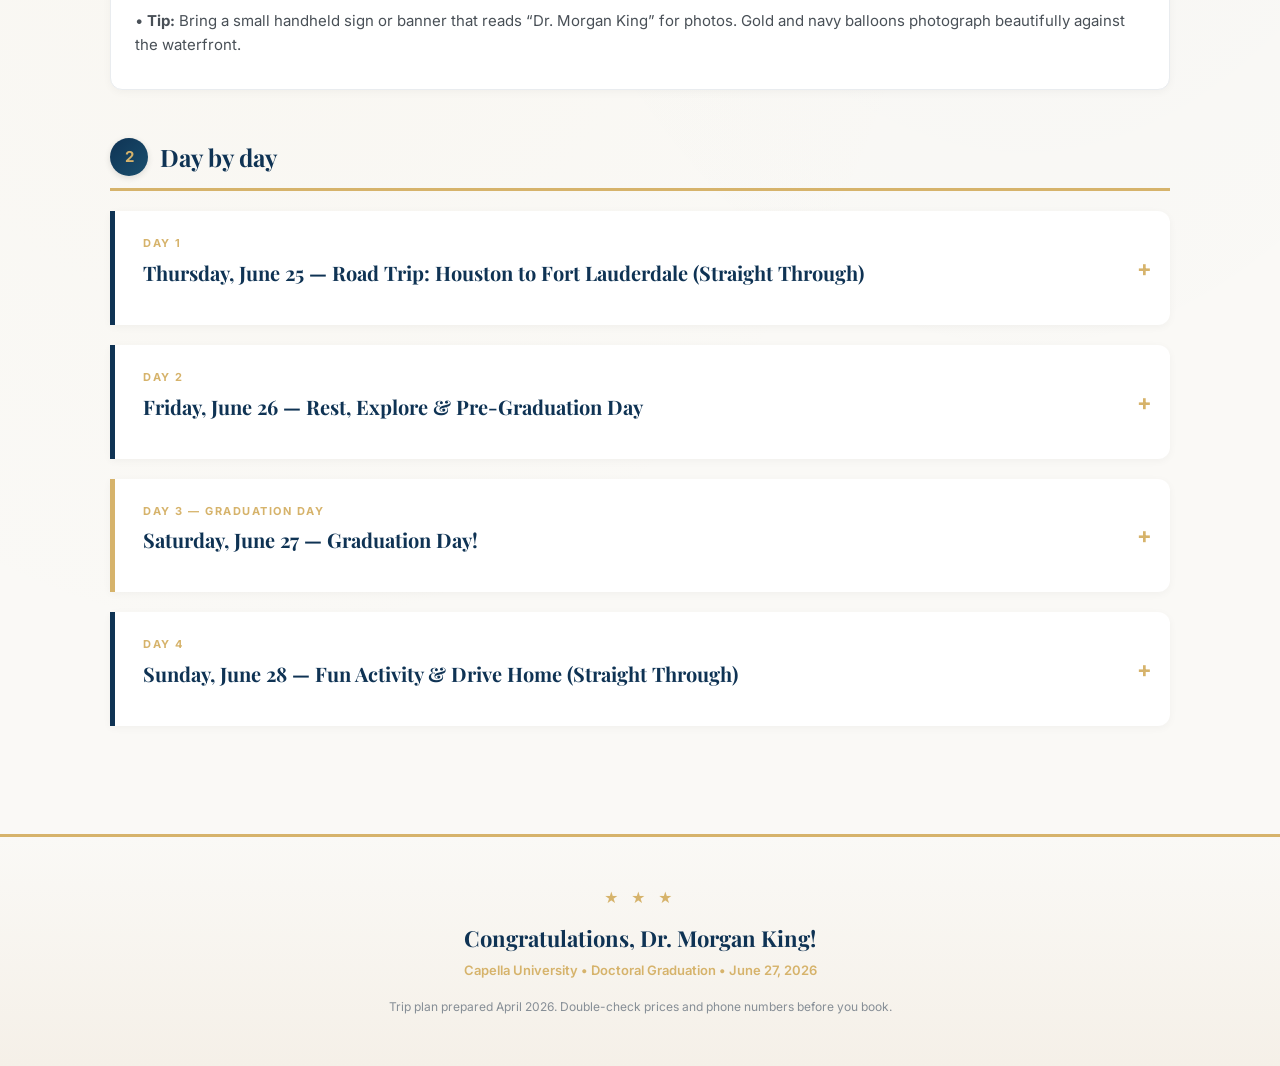
<file: schedule.html>
<!DOCTYPE html>
<html lang="en">
<head>
<meta charset="UTF-8">
<meta name="viewport" content="width=device-width, initial-scale=1.0, viewport-fit=cover">
<meta name="theme-color" content="#0f3354">
<meta name="apple-mobile-web-app-capable" content="yes">
<meta name="apple-mobile-web-app-status-bar-style" content="black-translucent">
<link rel="preconnect" href="https://fonts.googleapis.com">
<link rel="preconnect" href="https://fonts.gstatic.com" crossorigin>
<link href="https://fonts.googleapis.com/css2?family=Playfair+Display:wght@700;800&family=Inter:wght@400;600;700&display=swap" rel="stylesheet">
<link rel="stylesheet" href="styles.css">

<title>Ceremony & Schedule — Morgan King Graduation Trip</title>
<meta name="description" content="Graduation ceremony logistics at the Broward County Convention Center and the full trip itinerary.">
</head>
<body>
<header class="site-header">
  <div class="site-header-inner">
    <a class="site-logo" href="index.html"><span class="site-logo__title">Dr. Morgan King</span><span class="site-logo__affiliation">Capella University</span></a>
    <nav class="site-nav" aria-label="Primary">
      <a href="index.html">Home</a>
      <a href="about-morgan.html">About Morgan</a>
      <a href="stay.html">AirBnB Info</a>
      <a href="travel.html">Travel &amp; budget</a>
      <a href="schedule.html" aria-current="page">Ceremony &amp; schedule</a>
      <a href="explore.html">Eat &amp; explore</a>
      <a href="checklist.html">Checklist</a>
    </nav>
  </div>
</header>
<main class="container">
  <div class="page-head">
    <h1 class="page-title">Ceremony &amp; schedule</h1>
    <p class="page-intro">What to wear, where to park, tickets, photo ideas, and a simple day-by-day timeline. <strong>Tap any day</strong> to open the schedule &mdash; everything starts closed so the page isn&rsquo;t overwhelming.</p>
  </div>

  <div class="section" id="graduation">
    <div class="section-header">
      <span class="num">1</span>
      <h2>Graduation day &mdash; the basics</h2>
    </div>
<div class="card">
    <h3>Ceremony Details</h3>
    <dl class="detail-grid">
      <dt>Ceremony</dt><dd>Ceremony 2 &mdash; All Doctoral Graduates</dd>
      <dt>Date</dt><dd>Saturday, June 27, 2026</dd>
      <dt>Graduate Line-Up</dt><dd>9:00 AM</dd>
      <dt>Doors Open</dt><dd>9:30 AM</dd>
      <dt>Ceremony Begins</dt><dd>10:00 AM</dd>
      <dt>Est. Duration</dt><dd>1.5&ndash;2 hours</dd>
      <dt>Venue</dt><dd>Broward County Convention Center</dd>
      <dt>Address</dt><dd>1950 Eisenhower Blvd, Fort Lauderdale, FL 33316</dd>
      <dt>Guest Tickets</dt><dd>Up to 6 guaranteed per graduate &mdash; picked up at check-in</dd>
      <dt>Extra Guests</dt><dd>If we have more than 6 seats, two people may watch from a lobby area or wait nearby &mdash; check with Capella what&rsquo;s allowed</dd>
    </dl>
  </div>

  <div class="card">
    <h3>What to Wear</h3>
    <p><strong>Graduate (Morgan):</strong> Full doctoral regalia (cap, gown, hood) provided or purchased through Capella. Wear comfortable dress shoes underneath &mdash; you'll be standing and walking. Professional attire beneath the gown.</p>
    <p><strong>Guests:</strong> Semi-formal / dressy casual. Think church-appropriate attire. Suggested colors: navy, gold, white to match the celebration theme. Comfortable shoes for walking. South Florida in June is hot and humid &mdash; lightweight fabrics recommended.</p>
    <p><strong>Kids:</strong> Clean, neat outfits. Bring a change of clothes for beach time after.</p>
  </div>

  <div class="card">
    <h3>Parking Tips</h3>
    <p>&bull; The Broward County Convention Center has an on-site parking garage. Arrive by 8:45 AM for the best spots near the entrance.</p>
    <p>&bull; Parking usually runs about $10&ndash;$20. Our van is tall &mdash; if a garage feels tight, use an outdoor lot or street parking nearby.</p>
    <p>&bull; Alternative: park on nearby side streets (Eisenhower Blvd area) &mdash; often free on Saturdays.</p>
    <p>&bull; Consider dropping Morgan off at the graduate entrance before parking the van.</p>
  </div>

  <div class="card">
    <h3>Guest Ticket Info</h3>
    <p>&bull; Morgan picks up guest tickets at the graduate check-in desk upon arrival (before 9:00 AM line-up).</p>
    <p>&bull; <strong>6 tickets guaranteed.</strong> Since your group has 12 people total (including Morgan), that means 11 guests need entry. Coordinate with Capella&rsquo;s graduation team in advance to request additional tickets or confirm overflow viewing options.</p>
    <p>&bull; Tip: Contact Capella's Commencement Office at least 2 weeks before to inquire about extra guest tickets or livestream options for any overflow guests.</p>
  </div>

  <div class="card">
    <h3>Photo Op Suggestions Near the Convention Center</h3>
    <p>&bull; <strong>Convention Center Main Entrance:</strong> Grand signage and columns make a classic backdrop.</p>
    <p>&bull; <strong>Intracoastal Waterway (steps away):</strong> Beautiful water views with yachts and the city skyline. Walk east toward the marina.</p>
    <p>&bull; <strong>Port Everglades Inlet:</strong> 5-minute walk south &mdash; dramatic ocean views where cruise ships pass.</p>
    <p>&bull; <strong>Fort Lauderdale Beach (A1A):</strong> 5-minute drive east. Palm trees, ocean, and sand for celebratory photos.</p>
    <p>&bull; <strong>Riverwalk Fort Lauderdale:</strong> 10-minute drive north. Scenic park along the New River with art installations and lush landscaping.</p>
    <p>&bull; <strong>Tip:</strong> Bring a small handheld sign or banner that reads &ldquo;Dr. Morgan King&rdquo; for photos. Gold and navy balloons photograph beautifully against the waterfront.</p>
  </div>
  </div>

  <div class="section" id="agenda">
    <div class="section-header">
      <span class="num">2</span>
      <h2>Day by day</h2>
    </div>
<!-- THURSDAY -->
  <details class="day-details" id="schedule-thu">
    <summary>
      <div class="day-card day-card--summary">
        <div class="day-label">Day 1</div>
        <h3>Thursday, June 25 &mdash; Road Trip: Houston to Fort Lauderdale (Straight Through)</h3>
      </div>
    </summary>
    <div class="day-card__expandable">
    <div class="timeline-item">
      <div class="time">4:00 AM</div>
      <div class="event"><strong>Wake up &amp; cook breakfast at home.</strong> Eat a full meal before hitting the road. Final packing, load cooler with snacks and drinks, kid entertainment ready.</div>
    </div>
    <div class="timeline-item">
      <div class="time">5:00 AM</div>
      <div class="event"><strong>Depart Houston.</strong> Runell drives first. Head east on I-10. Everyone else sleeps or settles in. ~1,100 miles ahead.</div>
    </div>
    <div class="timeline-item">
      <div class="time">10:30 AM</div>
      <div class="event"><strong>Gas stop near Baton Rouge, LA.</strong> Quick fuel-up (~10 min). Restroom break. ~5.5 hours in.</div>
    </div>
    <div class="timeline-item">
      <div class="time">12:00 PM</div>
      <div class="event"><strong>Lunch stop in New Orleans/Metairie area.</strong> Quick sit-down or drive-through: Popeyes, Raising Cane's, or a Cajun spot off I-10. ~30 min. Fill up gas.</div>
    </div>
    <div class="timeline-item">
      <div class="time">2:30 PM</div>
      <div class="event"><strong>Driver switch near Pensacola, FL.</strong> Marvin takes over driving. Gas stop. ~9.5 hours in, roughly halfway. Runell rests.</div>
    </div>
    <div class="timeline-item">
      <div class="time">6:00 PM</div>
      <div class="event"><strong>Dinner stop near Tallahassee or north-central FL.</strong> Quick meal off I-10/I-75. ~30 min. Gas up.</div>
    </div>
    <div class="timeline-item">
      <div class="time">9:30 PM</div>
      <div class="event"><strong>Arrive in Fort Lauderdale!</strong> Head to Airbnb. Unload, assign rooms, settle in. Everyone showers and crashes. ~16.5 hours total including stops.</div>
    </div>
    </div>
  </details>

  <!-- FRIDAY -->
  <details class="day-details" id="schedule-fri">
    <summary>
      <div class="day-card day-card--summary">
        <div class="day-label">Day 2</div>
        <h3>Friday, June 26 &mdash; Rest, Explore &amp; Pre-Graduation Day</h3>
      </div>
    </summary>
    <div class="day-card__expandable">
    <div class="timeline-item">
      <div class="time">9:00 AM</div>
      <div class="event"><strong>Sleep in &amp; recover.</strong> Everyone rests after the long drive. Wake up naturally.</div>
    </div>
    <div class="timeline-item">
      <div class="time">10:00 AM</div>
      <div class="event"><strong>Breakfast/brunch at the Airbnb.</strong> Cook a big breakfast at the house or visit a nearby spot. Stop at Publix for groceries, breakfast supplies, snacks, and pool/beach items.</div>
    </div>
    <div class="timeline-item">
      <div class="time">12:00 PM</div>
      <div class="event"><strong>Beach time!</strong> Head to Fort Lauderdale Beach (along A1A). Relax, swim, let the kids play. Sunscreen is a must &mdash; June sun is no joke.</div>
    </div>
    <div class="timeline-item">
      <div class="time">3:00 PM</div>
      <div class="event"><strong>Pool time at the Airbnb.</strong> Return from the beach, rinse off, enjoy the private pool.</div>
    </div>
    <div class="timeline-item">
      <div class="time">5:00 PM</div>
      <div class="event"><strong>Explore Las Olas Boulevard.</strong> Walk the shops, galleries, and restaurants along this iconic Fort Lauderdale strip.</div>
    </div>
    <div class="timeline-item">
      <div class="time">6:30 PM</div>
      <div class="event"><strong>Casual group dinner on Las Olas.</strong> Suggestion: Rocco's Tacos (1313 E Las Olas Blvd, family-friendly Tex-Mex) or Big City Tavern (609 E Las Olas Blvd, American bistro).</div>
    </div>
    <div class="timeline-item">
      <div class="time">8:30 PM</div>
      <div class="event"><strong>Return to Airbnb.</strong> Lay out graduation outfits. Set alarms. Early night &mdash; big day tomorrow!</div>
    </div>
    </div>
  </details>

  <!-- SATURDAY -->
  <details class="day-details highlight" id="schedule-sat">
    <summary>
      <div class="day-card day-card--summary highlight">
        <div class="day-label">Day 3 &mdash; GRADUATION DAY</div>
        <h3>Saturday, June 27 &mdash; Graduation Day!</h3>
      </div>
    </summary>
    <div class="day-card__expandable">
    <div class="timeline-item">
      <div class="time">6:30 AM</div>
      <div class="event"><strong>Wake up.</strong> Showers, get dressed in graduation-day outfits. Take group photos at the Airbnb before leaving.</div>
    </div>
    <div class="timeline-item">
      <div class="time">7:15 AM</div>
      <div class="event"><strong>Breakfast at the Airbnb.</strong> Cook a light, efficient meal &mdash; eggs, fruit, pastries, coffee. No time for a restaurant.</div>
    </div>
    <div class="timeline-item">
      <div class="time">8:15 AM</div>
      <div class="event"><strong>Depart for Broward County Convention Center.</strong> Address: 1950 Eisenhower Blvd, Fort Lauderdale, FL 33316. Allow extra time for parking.</div>
    </div>
    <div class="timeline-item">
      <div class="time">8:45 AM</div>
      <div class="event"><strong>Arrive at convention center.</strong> Morgan proceeds to graduate line-up area (9:00 AM). Guests pick up tickets at check-in desk (up to 6 tickets). Find seats &mdash; arrive early for good seating!</div>
    </div>
    <div class="timeline-item">
      <div class="time">9:00 AM</div>
      <div class="event"><strong>Graduate Line-Up begins.</strong> Morgan gets regalia situated and joins fellow graduates.</div>
    </div>
    <div class="timeline-item">
      <div class="time">9:30 AM</div>
      <div class="event"><strong>Doors open for guests.</strong> Secure seats together. Prepare cameras/phones. Ensure kids have quiet activities.</div>
    </div>
    <div class="timeline-item">
      <div class="time">10:00 AM</div>
      <div class="event"><strong>Ceremony Begins!</strong> Ceremony 2 &mdash; All Doctoral Graduates. Processional, speeches, conferring of degrees, and hooding.</div>
    </div>
    <div class="timeline-item">
      <div class="time">12:00 PM</div>
      <div class="event"><strong>Ceremony ends (estimated).</strong> Meet Morgan outside. Family photos in regalia &mdash; use the convention center's waterfront backdrop and Fort Lauderdale signage.</div>
    </div>
    <div class="timeline-item">
      <div class="time">12:30 PM</div>
      <div class="event"><strong>Post-ceremony photos.</strong> Walk to the nearby Intracoastal Waterway or marina for scenic graduation photos. The convention center area has beautiful water views.</div>
    </div>
    <div class="timeline-item">
      <div class="time">1:15 PM</div>
      <div class="event"><strong>Celebratory lunch.</strong> Head to a nearby restaurant. Suggestion: Coconuts by the Water (429 Seabreeze Blvd) or Shooters Waterfront (3033 NE 32nd Ave).</div>
    </div>
    <div class="timeline-item">
      <div class="time">3:00 PM</div>
      <div class="event"><strong>Beach time!</strong> Head to Fort Lauderdale Beach (just minutes from the convention center). Relax, splash, celebrate. Bring sunscreen!</div>
    </div>
    <div class="timeline-item">
      <div class="time">5:30 PM</div>
      <div class="event"><strong>Return to Airbnb.</strong> Freshen up and change for celebration dinner.</div>
    </div>
    <div class="timeline-item">
      <div class="time">7:00 PM</div>
      <div class="event"><strong>Graduation Celebration Dinner.</strong> Reservation at a special waterfront restaurant. Suggestion: Shooters Waterfront (3033 NE 32nd Ave) or The Pirate Republic Seafood &amp; Bar (400 SW 3rd Ave) &mdash; both are festive, waterfront, and accommodate groups with kids.</div>
    </div>
    <div class="timeline-item">
      <div class="time">9:00 PM</div>
      <div class="event"><strong>Return to Airbnb.</strong> Dessert, toast to Dr. Morgan King, relax and reminisce. Pack for Sunday departure.</div>
    </div>
    </div>
  </details>

  <!-- SUNDAY -->
  <details class="day-details" id="schedule-sun">
    <summary>
      <div class="day-card day-card--summary">
        <div class="day-label">Day 4</div>
        <h3>Sunday, June 28 &mdash; Fun Activity &amp; Drive Home (Straight Through)</h3>
      </div>
    </summary>
    <div class="day-card__expandable">
    <div class="timeline-item">
      <div class="time">7:00 AM</div>
      <div class="event"><strong>Wake up.</strong> Pack all belongings, clean Airbnb, load van.</div>
    </div>
    <div class="timeline-item">
      <div class="time">8:00 AM</div>
      <div class="event"><strong>Checkout &amp; breakfast.</strong> Cook at the Airbnb or hit Lester's Diner (250 State Rd 84) for a quick, affordable meal.</div>
    </div>
    <div class="timeline-item">
      <div class="time">9:30 AM</div>
      <div class="event"><strong>Kid-friendly activity.</strong> Choose one:
        <br>&bull; <strong>Jungle Queen Riverboat</strong> &mdash; 90-min sightseeing cruise (departs from 801 Seabreeze Blvd). Fun for all ages.
        <br>&bull; <strong>Xtreme Action Park</strong> &mdash; Go-karts, bowling, trampolines, arcade (5300 Powerline Rd). Great for kids.
        <br>&bull; <strong>Fort Lauderdale Beach</strong> &mdash; Final morning beach visit (free!).</div>
    </div>
    <div class="timeline-item">
      <div class="time">12:00 PM</div>
      <div class="event"><strong>Grab lunch &amp; road food.</strong> Eat before departing and stock the cooler with sandwiches, snacks, and drinks for the drive.</div>
    </div>
    <div class="timeline-item">
      <div class="time">1:00 PM</div>
      <div class="event"><strong>Depart Fort Lauderdale.</strong> Marvin drives first. I-75 N &rarr; Alligator Alley &rarr; I-75 N &rarr; I-10 W. ~1,100 miles, ~16 hours straight through.</div>
    </div>
    <div class="timeline-item">
      <div class="time">5:30 PM</div>
      <div class="event"><strong>Gas stop near Tallahassee/north FL.</strong> Quick fuel-up and restroom break. ~10 min.</div>
    </div>
    <div class="timeline-item">
      <div class="time">7:00 PM</div>
      <div class="event"><strong>Dinner stop near Pensacola or Mobile area.</strong> Quick meal. ~30 min. Gas up.</div>
    </div>
    <div class="timeline-item">
      <div class="time">9:00 PM</div>
      <div class="event"><strong>Driver switch near Mobile/Mississippi.</strong> Runell takes over for the second half. Marvin rests.</div>
    </div>
    <div class="timeline-item">
      <div class="time">5:00 AM</div>
      <div class="event"><strong>Arrive Houston (Monday morning).</strong> Home sweet home. ~16 hours total driving with stops. Drop off passengers, return Sprinter van.</div>
    </div>
    </div>
  </details>
  </div>

</main>
<div class="footer">
  <div style="font-size: 14px; letter-spacing: 4px; color: var(--gold); margin-bottom: 12px;">&#9733; &#9733; &#9733;</div>
  <p style="font-family: 'Playfair Display', Georgia, serif; font-size: 22px; margin-bottom: 4px;"><strong>Congratulations, Dr. Morgan King!</strong></p>
  <p style="color: var(--gold); font-weight: 600; margin-bottom: 16px;">Capella University &bull; Doctoral Graduation &bull; June 27, 2026</p>
  <p style="color: var(--gray-500); font-size: 12px;">Trip plan prepared April 2026. Double-check prices and phone numbers before you book.</p>
</div>
</body>
</html>
</file>
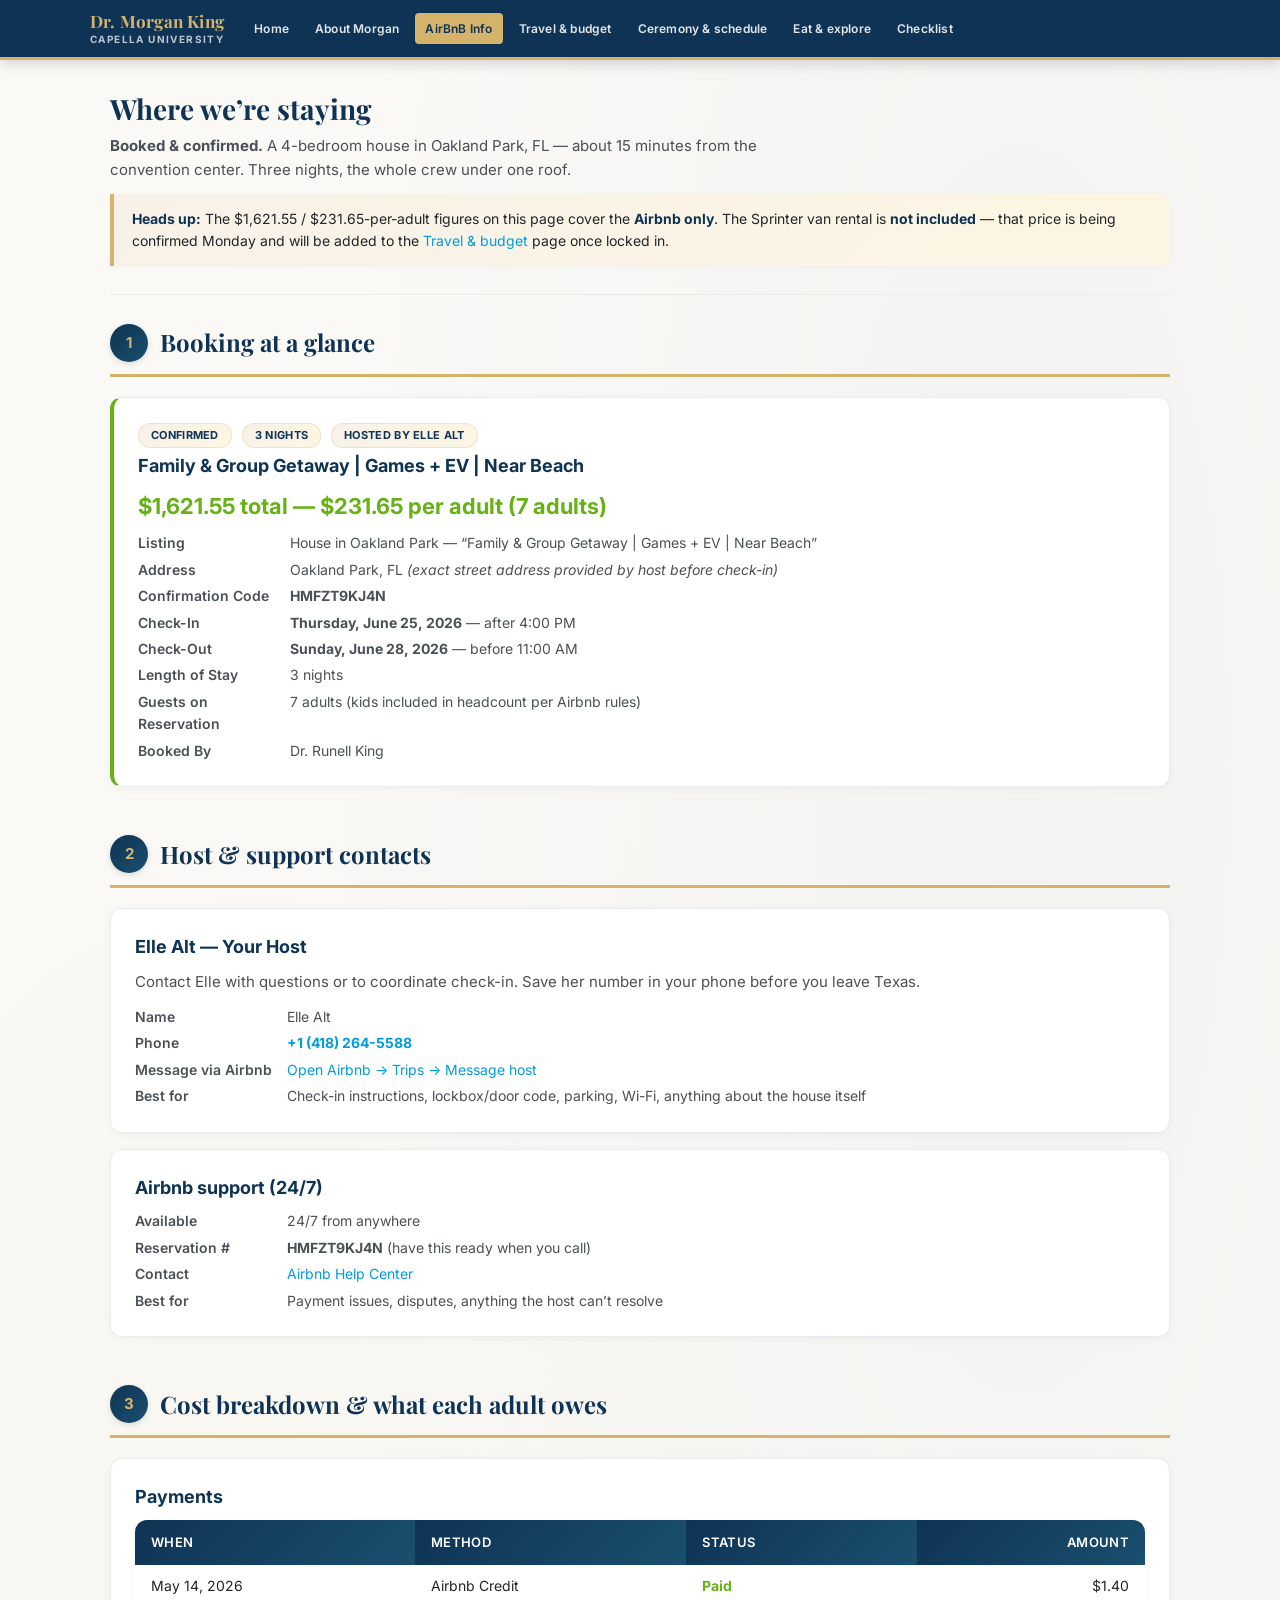
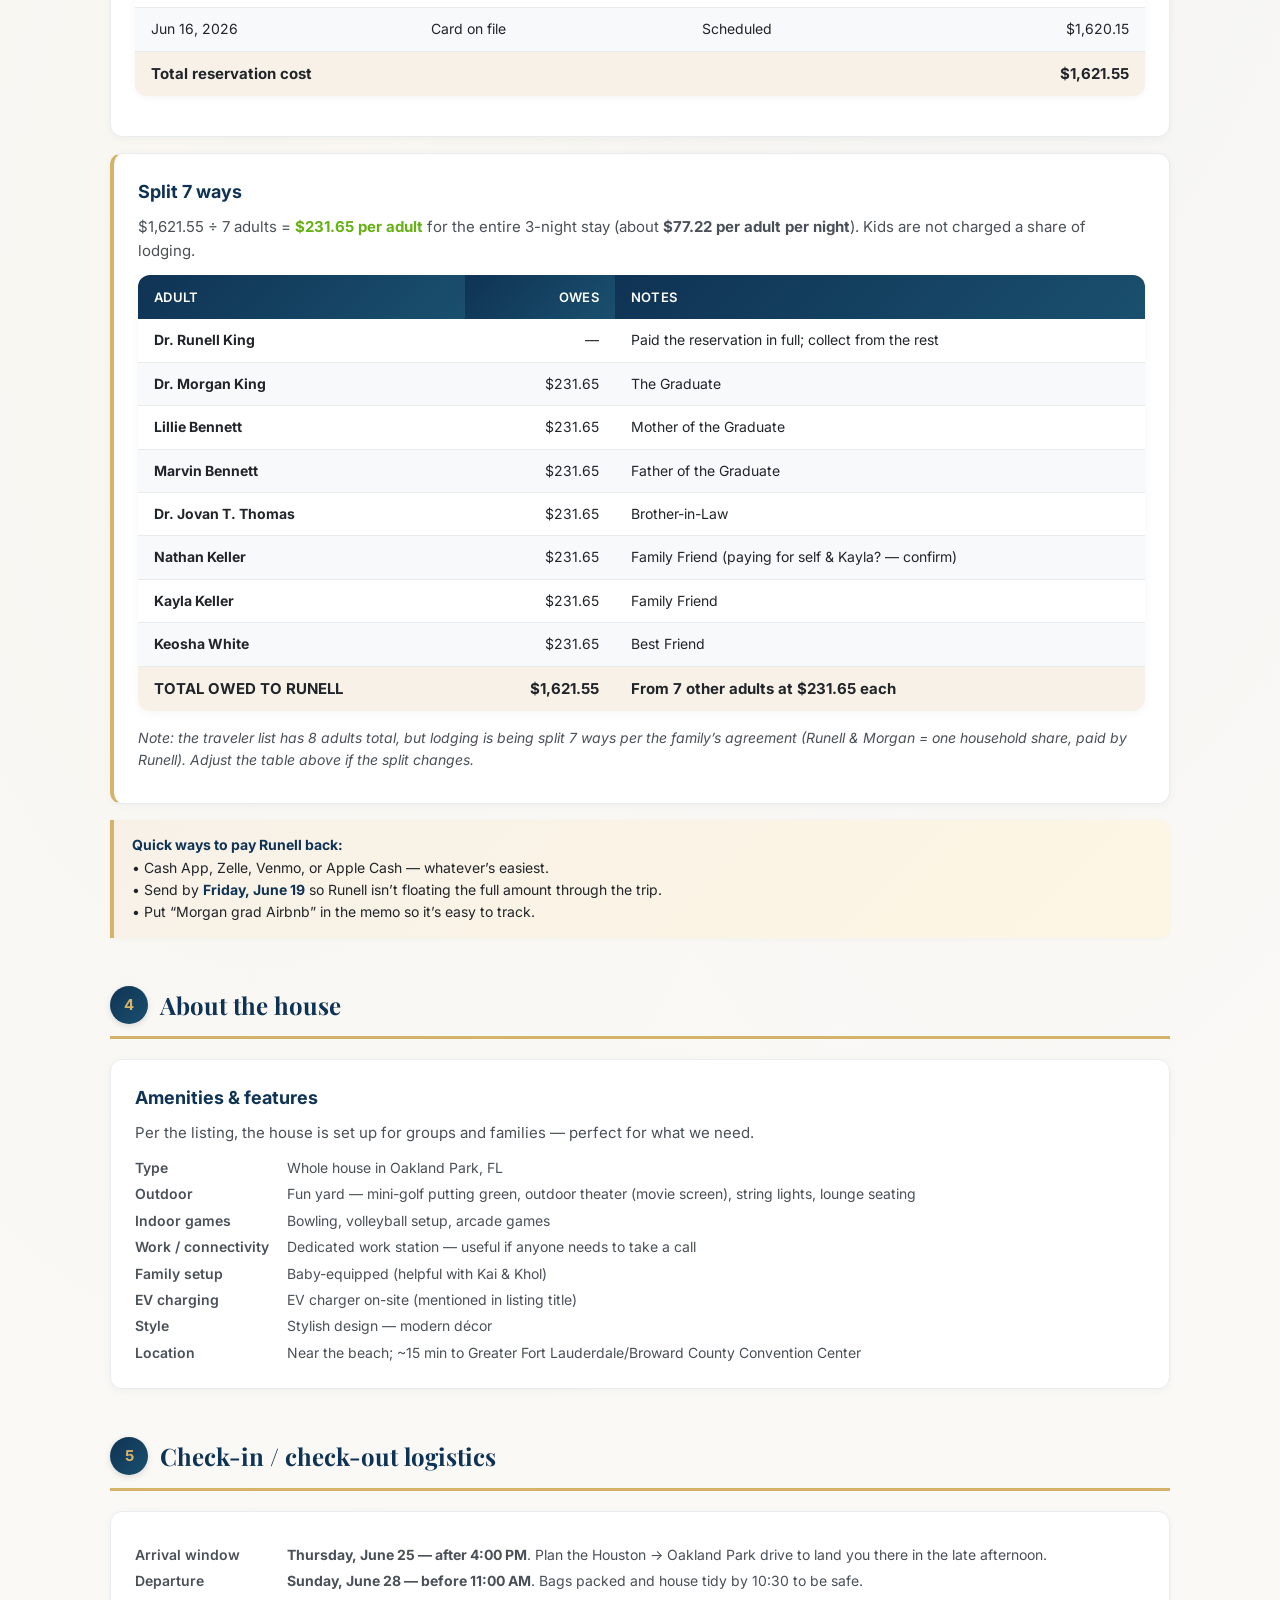
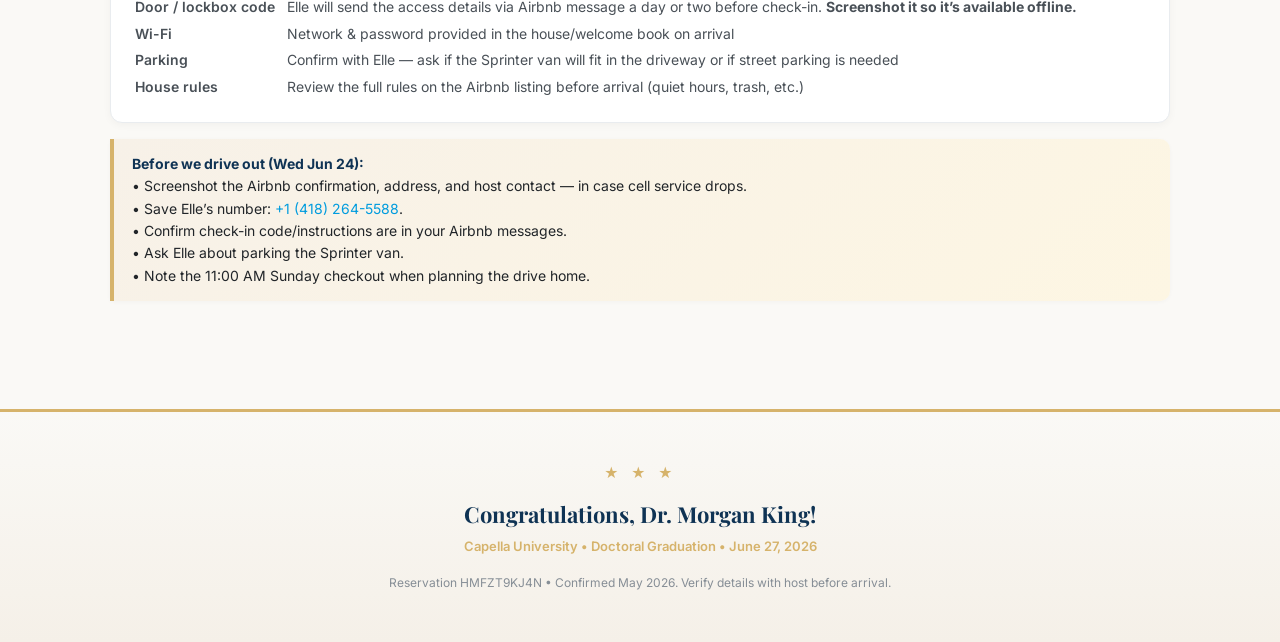
<file: stay.html>
<!DOCTYPE html>
<html lang="en">
<head>
<meta charset="UTF-8">
<meta name="viewport" content="width=device-width, initial-scale=1.0, viewport-fit=cover">
<meta name="theme-color" content="#0f3354">
<meta name="apple-mobile-web-app-capable" content="yes">
<meta name="apple-mobile-web-app-status-bar-style" content="black-translucent">
<link rel="preconnect" href="https://fonts.googleapis.com">
<link rel="preconnect" href="https://fonts.gstatic.com" crossorigin>
<link href="https://fonts.googleapis.com/css2?family=Playfair+Display:wght@700;800&family=Inter:wght@400;600;700&display=swap" rel="stylesheet">
<link rel="stylesheet" href="styles.css">

<title>Where We&rsquo;re Staying &mdash; Morgan King Graduation Trip</title>
<meta name="description" content="Booked Airbnb details for the Fort Lauderdale graduation trip — Oakland Park house, June 25–28, 2026.">
</head>
<body>
<header class="site-header">
  <div class="site-header-inner">
    <a class="site-logo" href="index.html"><span class="site-logo__title">Dr. Morgan King</span><span class="site-logo__affiliation">Capella University</span></a>
    <nav class="site-nav" aria-label="Primary">
      <a href="index.html">Home</a>
      <a href="about-morgan.html">About Morgan</a>
      <a href="stay.html" aria-current="page">AirBnB Info</a>
      <a href="travel.html">Travel &amp; budget</a>
      <a href="schedule.html">Ceremony &amp; schedule</a>
      <a href="explore.html">Eat &amp; explore</a>
      <a href="checklist.html">Checklist</a>
    </nav>
  </div>
</header>
<main class="container">
  <div class="page-head">
    <h1 class="page-title">Where we&rsquo;re staying</h1>
    <p class="page-intro"><strong>Booked &amp; confirmed.</strong> A 4-bedroom house in Oakland Park, FL &mdash; about 15 minutes from the convention center. Three nights, the whole crew under one roof.</p>
    <div class="tip" style="border-left: 4px solid var(--gold);"><strong>Heads up:</strong> The $1,621.55 / $231.65-per-adult figures on this page cover the <strong>Airbnb only</strong>. The Sprinter van rental is <strong>not included</strong> &mdash; that price is being confirmed Monday and will be added to the <a href="travel.html">Travel &amp; budget</a> page once locked in.</div>
  </div>

  <div class="section" id="booking">
    <div class="section-header">
      <span class="num">1</span>
      <h2>Booking at a glance</h2>
    </div>
    <div class="card" style="border-left: 4px solid var(--green);">
      <span class="tag">CONFIRMED</span> <span class="tag">3 Nights</span> <span class="tag">Hosted by Elle Alt</span>
      <h3><a href="https://www.airbnb.com/trips" target="_blank" rel="noopener noreferrer">Family &amp; Group Getaway | Games + EV | Near Beach</a></h3>
      <div class="price">$1,621.55 total &mdash; $231.65 per adult (7 adults)</div>
      <dl class="detail-grid">
        <dt>Listing</dt><dd>House in Oakland Park &mdash; &ldquo;Family &amp; Group Getaway | Games + EV | Near Beach&rdquo;</dd>
        <dt>Address</dt><dd>Oakland Park, FL <em>(exact street address provided by host before check-in)</em></dd>
        <dt>Confirmation Code</dt><dd><strong>HMFZT9KJ4N</strong></dd>
        <dt>Check-In</dt><dd><strong>Thursday, June 25, 2026</strong> &mdash; after 4:00 PM</dd>
        <dt>Check-Out</dt><dd><strong>Sunday, June 28, 2026</strong> &mdash; before 11:00 AM</dd>
        <dt>Length of Stay</dt><dd>3 nights</dd>
        <dt>Guests on Reservation</dt><dd>7 adults (kids included in headcount per Airbnb rules)</dd>
        <dt>Booked By</dt><dd>Dr. Runell King</dd>
      </dl>
    </div>
  </div>

  <div class="section" id="host">
    <div class="section-header">
      <span class="num">2</span>
      <h2>Host &amp; support contacts</h2>
    </div>
    <div class="card">
      <h3>Elle Alt &mdash; Your Host</h3>
      <p style="color: var(--gray-700); margin-bottom: 12px;">Contact Elle with questions or to coordinate check-in. Save her number in your phone before you leave Texas.</p>
      <dl class="detail-grid">
        <dt>Name</dt><dd>Elle Alt</dd>
        <dt>Phone</dt><dd><a href="tel:+14182645588"><strong>+1 (418) 264-5588</strong></a></dd>
        <dt>Message via Airbnb</dt><dd><a href="https://www.airbnb.com/trips" target="_blank" rel="noopener noreferrer">Open Airbnb &rarr; Trips &rarr; Message host</a></dd>
        <dt>Best for</dt><dd>Check-in instructions, lockbox/door code, parking, Wi-Fi, anything about the house itself</dd>
      </dl>
    </div>

    <div class="card">
      <h3>Airbnb support (24/7)</h3>
      <dl class="detail-grid">
        <dt>Available</dt><dd>24/7 from anywhere</dd>
        <dt>Reservation #</dt><dd><strong>HMFZT9KJ4N</strong> (have this ready when you call)</dd>
        <dt>Contact</dt><dd><a href="https://www.airbnb.com/help/contact-us" target="_blank" rel="noopener noreferrer">Airbnb Help Center</a></dd>
        <dt>Best for</dt><dd>Payment issues, disputes, anything the host can&rsquo;t resolve</dd>
      </dl>
    </div>
  </div>

  <div class="section" id="cost">
    <div class="section-header">
      <span class="num">3</span>
      <h2>Cost breakdown &amp; what each adult owes</h2>
    </div>
    <div class="card">
      <h3>Payments</h3>
      <table>
        <thead>
          <tr>
            <th>When</th>
            <th>Method</th>
            <th>Status</th>
            <th style="text-align:right;">Amount</th>
          </tr>
        </thead>
        <tbody>
          <tr>
            <td>May 14, 2026</td>
            <td>Airbnb Credit</td>
            <td><strong style="color: var(--green);">Paid</strong></td>
            <td style="text-align:right;">$1.40</td>
          </tr>
          <tr>
            <td>Jun 16, 2026</td>
            <td>Card on file</td>
            <td>Scheduled</td>
            <td style="text-align:right;">$1,620.15</td>
          </tr>
          <tr class="total-row">
            <td colspan="3"><strong>Total reservation cost</strong></td>
            <td style="text-align:right;"><strong>$1,621.55</strong></td>
          </tr>
        </tbody>
      </table>
    </div>

    <div class="card" style="border-left: 4px solid var(--gold);">
      <h3>Split 7 ways</h3>
      <p style="margin-bottom: 12px; color: var(--gray-700);">$1,621.55 &divide; 7 adults = <strong style="color: var(--green);">$231.65 per adult</strong> for the entire 3-night stay (about <strong>$77.22 per adult per night</strong>). Kids are not charged a share of lodging.</p>
      <table>
        <thead>
          <tr>
            <th>Adult</th>
            <th style="text-align:right;">Owes</th>
            <th>Notes</th>
          </tr>
        </thead>
        <tbody>
          <tr><td><strong>Dr. Runell King</strong></td><td style="text-align:right;">&mdash;</td><td>Paid the reservation in full; collect from the rest</td></tr>
          <tr><td><strong>Dr. Morgan King</strong></td><td style="text-align:right;">$231.65</td><td>The Graduate</td></tr>
          <tr><td><strong>Lillie Bennett</strong></td><td style="text-align:right;">$231.65</td><td>Mother of the Graduate</td></tr>
          <tr><td><strong>Marvin Bennett</strong></td><td style="text-align:right;">$231.65</td><td>Father of the Graduate</td></tr>
          <tr><td><strong>Dr. Jovan T. Thomas</strong></td><td style="text-align:right;">$231.65</td><td>Brother-in-Law</td></tr>
          <tr><td><strong>Nathan Keller</strong></td><td style="text-align:right;">$231.65</td><td>Family Friend (paying for self &amp; Kayla? &mdash; confirm)</td></tr>
          <tr><td><strong>Kayla Keller</strong></td><td style="text-align:right;">$231.65</td><td>Family Friend</td></tr>
          <tr><td><strong>Keosha White</strong></td><td style="text-align:right;">$231.65</td><td>Best Friend</td></tr>
          <tr class="total-row">
            <td><strong>TOTAL OWED TO RUNELL</strong></td>
            <td style="text-align:right;"><strong>$1,621.55</strong></td>
            <td>From 7 other adults at $231.65 each</td>
          </tr>
        </tbody>
      </table>
      <p style="margin-top: 12px; font-size: 14px; color: var(--gray-700);"><em>Note: the traveler list has 8 adults total, but lodging is being split 7 ways per the family&rsquo;s agreement (Runell &amp; Morgan = one household share, paid by Runell). Adjust the table above if the split changes.</em></p>
    </div>

    <div class="tip">
      <strong>Quick ways to pay Runell back:</strong><br>
      &bull; Cash App, Zelle, Venmo, or Apple Cash &mdash; whatever&rsquo;s easiest.<br>
      &bull; Send by <strong>Friday, June 19</strong> so Runell isn&rsquo;t floating the full amount through the trip.<br>
      &bull; Put &ldquo;Morgan grad Airbnb&rdquo; in the memo so it&rsquo;s easy to track.
    </div>
  </div>

  <div class="section" id="house">
    <div class="section-header">
      <span class="num">4</span>
      <h2>About the house</h2>
    </div>
    <div class="card">
      <h3>Amenities &amp; features</h3>
      <p style="color: var(--gray-700); margin-bottom: 12px;">Per the listing, the house is set up for groups and families &mdash; perfect for what we need.</p>
      <dl class="detail-grid">
        <dt>Type</dt><dd>Whole house in Oakland Park, FL</dd>
        <dt>Outdoor</dt><dd>Fun yard &mdash; mini-golf putting green, outdoor theater (movie screen), string lights, lounge seating</dd>
        <dt>Indoor games</dt><dd>Bowling, volleyball setup, arcade games</dd>
        <dt>Work / connectivity</dt><dd>Dedicated work station &mdash; useful if anyone needs to take a call</dd>
        <dt>Family setup</dt><dd>Baby-equipped (helpful with Kai &amp; Khol)</dd>
        <dt>EV charging</dt><dd>EV charger on-site (mentioned in listing title)</dd>
        <dt>Style</dt><dd>Stylish design &mdash; modern d&eacute;cor</dd>
        <dt>Location</dt><dd>Near the beach; ~15 min to Greater Fort Lauderdale/Broward County Convention Center</dd>
      </dl>
    </div>
  </div>

  <div class="section" id="logistics">
    <div class="section-header">
      <span class="num">5</span>
      <h2>Check-in / check-out logistics</h2>
    </div>
    <div class="card">
      <dl class="detail-grid">
        <dt>Arrival window</dt><dd><strong>Thursday, June 25 &mdash; after 4:00 PM</strong>. Plan the Houston &rarr; Oakland Park drive to land you there in the late afternoon.</dd>
        <dt>Departure</dt><dd><strong>Sunday, June 28 &mdash; before 11:00 AM</strong>. Bags packed and house tidy by 10:30 to be safe.</dd>
        <dt>Door / lockbox code</dt><dd>Elle will send the access details via Airbnb message a day or two before check-in. <strong>Screenshot it so it&rsquo;s available offline.</strong></dd>
        <dt>Wi-Fi</dt><dd>Network &amp; password provided in the house/welcome book on arrival</dd>
        <dt>Parking</dt><dd>Confirm with Elle &mdash; ask if the Sprinter van will fit in the driveway or if street parking is needed</dd>
        <dt>House rules</dt><dd>Review the full rules on the Airbnb listing before arrival (quiet hours, trash, etc.)</dd>
      </dl>
    </div>

    <div class="tip">
      <strong>Before we drive out (Wed Jun 24):</strong><br>
      &bull; Screenshot the Airbnb confirmation, address, and host contact &mdash; in case cell service drops.<br>
      &bull; Save Elle&rsquo;s number: <a href="tel:+14182645588">+1 (418) 264-5588</a>.<br>
      &bull; Confirm check-in code/instructions are in your Airbnb messages.<br>
      &bull; Ask Elle about parking the Sprinter van.<br>
      &bull; Note the 11:00 AM Sunday checkout when planning the drive home.
    </div>
  </div>

</main>
<div class="footer">
  <div style="font-size: 14px; letter-spacing: 4px; color: var(--gold); margin-bottom: 12px;">&#9733; &#9733; &#9733;</div>
  <p style="font-family: 'Playfair Display', Georgia, serif; font-size: 22px; margin-bottom: 4px;"><strong>Congratulations, Dr. Morgan King!</strong></p>
  <p style="color: var(--gold); font-weight: 600; margin-bottom: 16px;">Capella University &bull; Doctoral Graduation &bull; June 27, 2026</p>
  <p style="color: var(--gray-500); font-size: 12px;">Reservation HMFZT9KJ4N &bull; Confirmed May 2026. Verify details with host before arrival.</p>
</div>
</body>
</html>
</file>
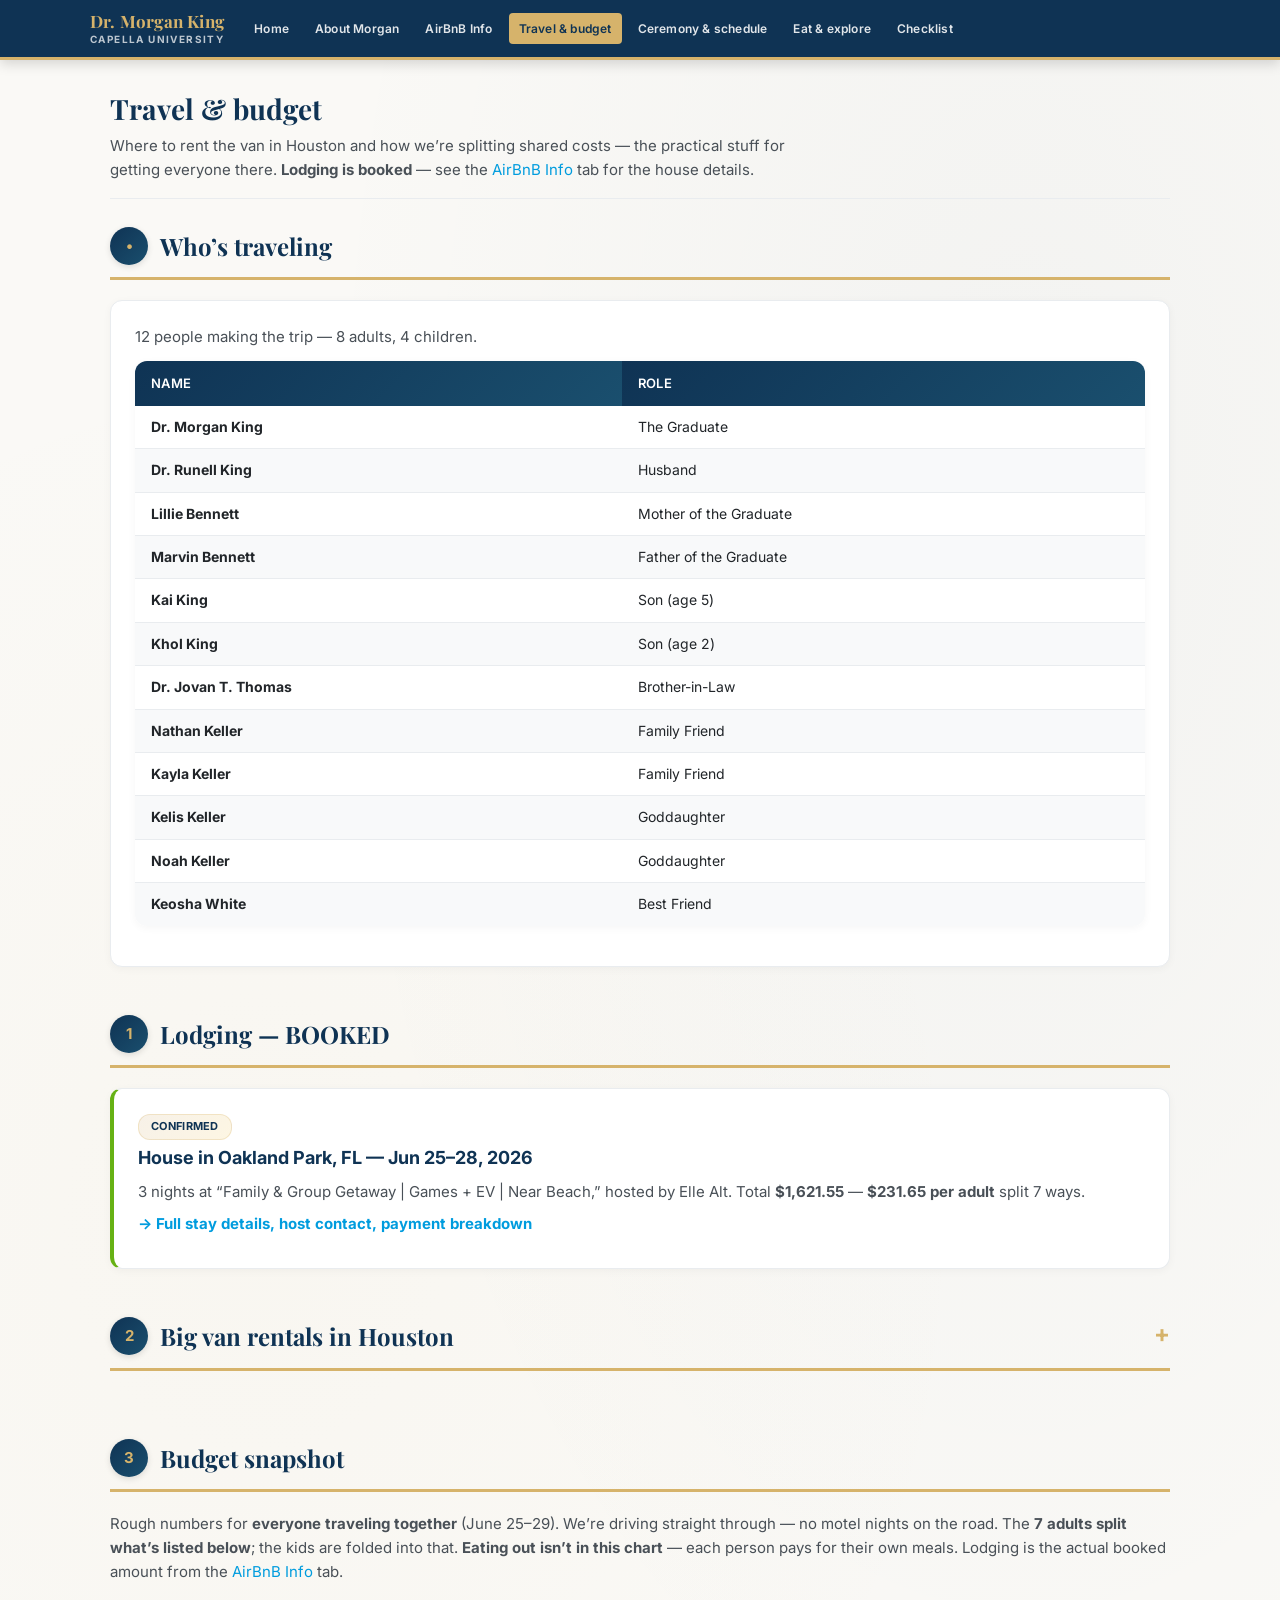
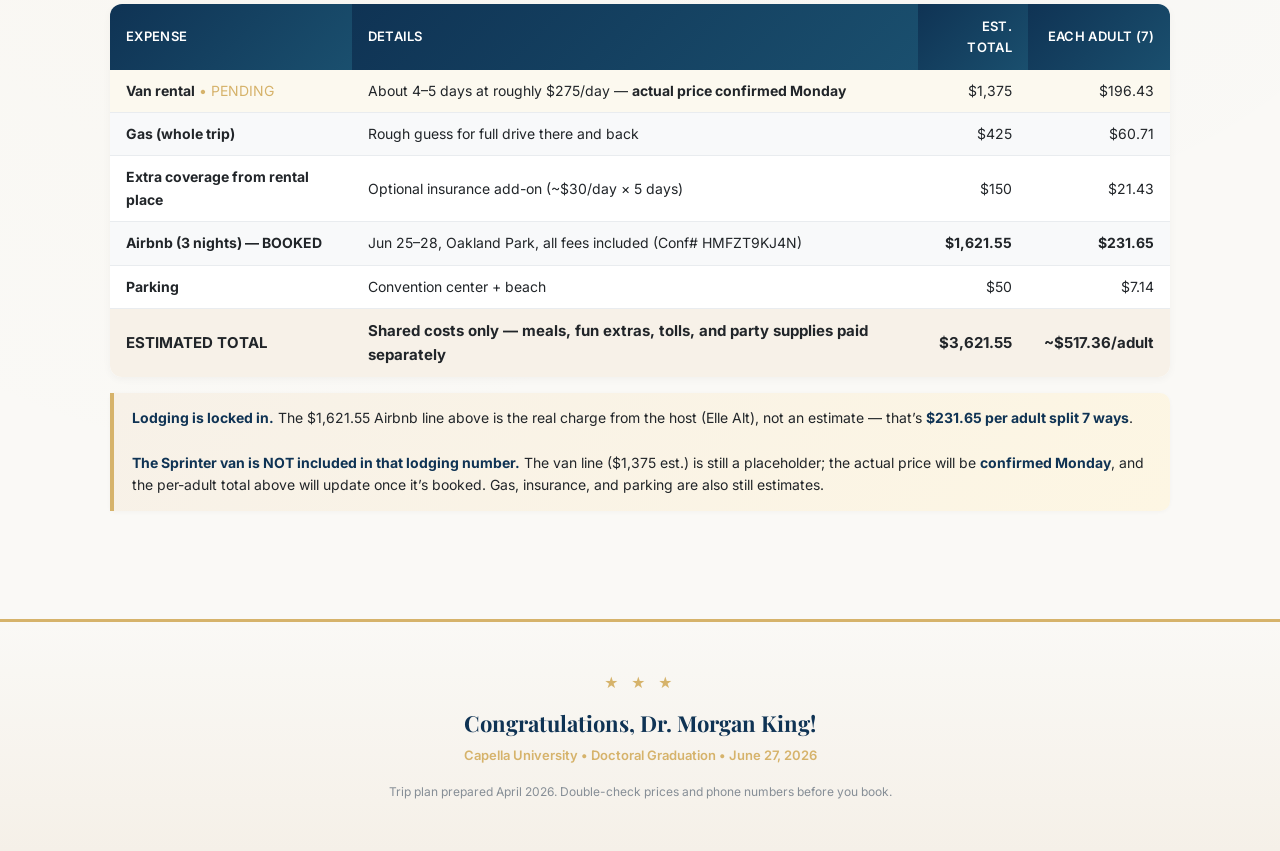
<file: travel.html>
<!DOCTYPE html>
<html lang="en">
<head>
<meta charset="UTF-8">
<meta name="viewport" content="width=device-width, initial-scale=1.0, viewport-fit=cover">
<meta name="theme-color" content="#0f3354">
<meta name="apple-mobile-web-app-capable" content="yes">
<meta name="apple-mobile-web-app-status-bar-style" content="black-translucent">
<link rel="preconnect" href="https://fonts.googleapis.com">
<link rel="preconnect" href="https://fonts.gstatic.com" crossorigin>
<link href="https://fonts.googleapis.com/css2?family=Playfair+Display:wght@700;800&family=Inter:wght@400;600;700&display=swap" rel="stylesheet">
<link rel="stylesheet" href="styles.css">

<title>Travel & Budget — Morgan King Graduation Trip</title>
<meta name="description" content="Sprinter van rentals in Houston and estimated trip budget for the Fort Lauderdale graduation trip. Lodging confirmed — see the AirBnB Info tab.">
</head>
<body>
<header class="site-header">
  <div class="site-header-inner">
    <a class="site-logo" href="index.html"><span class="site-logo__title">Dr. Morgan King</span><span class="site-logo__affiliation">Capella University</span></a>
    <nav class="site-nav" aria-label="Primary">
      <a href="index.html">Home</a>
      <a href="about-morgan.html">About Morgan</a>
      <a href="stay.html">AirBnB Info</a>
      <a href="travel.html" aria-current="page">Travel &amp; budget</a>
      <a href="schedule.html">Ceremony &amp; schedule</a>
      <a href="explore.html">Eat &amp; explore</a>
      <a href="checklist.html">Checklist</a>
    </nav>
  </div>
</header>
<main class="container">
  <div class="page-head">
    <h1 class="page-title">Travel &amp; budget</h1>
    <p class="page-intro">Where to rent the van in Houston and how we&rsquo;re splitting shared costs &mdash; the practical stuff for getting everyone there. <strong>Lodging is booked</strong> &mdash; see the <a href="stay.html">AirBnB Info</a> tab for the house details.</p>
  </div>

  <div class="section" id="travelers">
    <div class="section-header">
      <span class="num">&bull;</span>
      <h2>Who&rsquo;s traveling</h2>
    </div>
    <div class="card">
      <p style="margin-bottom: 12px; color: var(--gray-700);">12 people making the trip &mdash; 8 adults, 4 children.</p>
      <table>
        <thead>
          <tr>
            <th>Name</th>
            <th>Role</th>
          </tr>
        </thead>
        <tbody>
          <tr><td><strong>Dr. Morgan King</strong></td><td>The Graduate</td></tr>
          <tr><td><strong>Dr. Runell King</strong></td><td>Husband</td></tr>
          <tr><td><strong>Lillie Bennett</strong></td><td>Mother of the Graduate</td></tr>
          <tr><td><strong>Marvin Bennett</strong></td><td>Father of the Graduate</td></tr>
          <tr><td><strong>Kai King</strong></td><td>Son (age 5)</td></tr>
          <tr><td><strong>Khol King</strong></td><td>Son (age 2)</td></tr>
          <tr><td><strong>Dr. Jovan T. Thomas</strong></td><td>Brother-in-Law</td></tr>
          <tr><td><strong>Nathan Keller</strong></td><td>Family Friend</td></tr>
          <tr><td><strong>Kayla Keller</strong></td><td>Family Friend</td></tr>
          <tr><td><strong>Kelis Keller</strong></td><td>Goddaughter</td></tr>
          <tr><td><strong>Noah Keller</strong></td><td>Goddaughter</td></tr>
          <tr><td><strong>Keosha White</strong></td><td>Best Friend</td></tr>
        </tbody>
      </table>
    </div>
  </div>

  <div class="section" id="stay-booked">
    <div class="section-header">
      <span class="num">1</span>
      <h2>Lodging &mdash; BOOKED</h2>
    </div>
    <div class="card" style="border-left: 4px solid var(--green);">
      <span class="tag">CONFIRMED</span>
      <h3>House in Oakland Park, FL &mdash; Jun 25&ndash;28, 2026</h3>
      <p style="margin-bottom: 8px; color: var(--gray-700);">3 nights at &ldquo;Family &amp; Group Getaway | Games + EV | Near Beach,&rdquo; hosted by Elle Alt. Total <strong>$1,621.55</strong> &mdash; <strong>$231.65 per adult</strong> split 7 ways.</p>
      <p><a href="stay.html"><strong>&rarr; Full stay details, host contact, payment breakdown</strong></a></p>
    </div>
  </div>

  <!-- LEGACY AIRBNB OPTIONS REMOVED — lodging is booked; see stay.html -->
  <div style="display:none;">
  <!-- Listing 1 -->
  <div class="card">
    <span class="tag">BEST VALUE</span> <span class="tag">Guest Favorite</span> <span class="tag">Superhost</span>
    <h3><a href="https://www.airbnb.com/rooms/992939179438897760?adults=6&check_in=2026-06-25&check_out=2026-06-28&children=2" target="_blank" rel="noopener noreferrer">1. PALM14 | Delightful Oasis in Pompano Beach</a></h3>
    <div class="price">$1,290 total for 3 nights</div>
    <dl class="detail-grid">
      <dt>Book Now</dt><dd><a href="https://www.airbnb.com/rooms/992939179438897760?adults=6&check_in=2026-06-25&check_out=2026-06-28&children=2" target="_blank" rel="noopener noreferrer"><strong>View on Airbnb</strong></a></dd>
      <dt>Location</dt><dd>Pompano Beach, Florida</dd>
      <dt>Bedrooms</dt><dd>4 bedrooms, 5 beds, 2 bathrooms</dd>
      <dt>Sleeps</dt><dd>9 guests</dd>
      <dt>Rating</dt><dd>4.64 stars &mdash; 74 reviews</dd>
      <dt>Host</dt><dd>Magasi &mdash; Superhost, 7 years hosting</dd>
      <dt>Price Breakdown</dt><dd><strong>$1,290 total</strong> (was $1,585) &mdash; prices include all fees</dd>
      <dt>Per Night</dt><dd>$430/night</dd>
      <dt style="color: var(--green); font-weight:700;">Split among 6 adults</dt><dd style="color: var(--green); font-weight:700;">$215/adult for the entire stay</dd>
    </dl>
    <p style="margin-top: 10px;"><strong>Why recommended:</strong> The most affordable option at just $215 per adult for all 3 nights. Superhost with 7 years of experience. Sleeps 9 with 5 beds across 4 bedrooms. Pompano Beach is just north of Fort Lauderdale, ~20 min from the convention center.</p>
  </div>

  <!-- Listing 2 -->
  <div class="card">
    <span class="tag">Guest Favorite</span> <span class="tag">4.67 Stars</span> <span class="tag">Pay $0 Today</span>
    <h3><a href="https://www.airbnb.com/rooms/577609899507658333?adults=6&check_in=2026-06-25&check_out=2026-06-28&children=2" target="_blank" rel="noopener noreferrer">2. Ft Lauderdale 4 BED near Guitar Hotel (Hard Rock)</a></h3>
    <div class="price">$1,451 total for 3 nights</div>
    <dl class="detail-grid">
      <dt>Book Now</dt><dd><a href="https://www.airbnb.com/rooms/577609899507658333?adults=6&check_in=2026-06-25&check_out=2026-06-28&children=2" target="_blank" rel="noopener noreferrer"><strong>View on Airbnb</strong></a></dd>
      <dt>Location</dt><dd>Fort Lauderdale, Florida (near Hard Rock Guitar Hotel)</dd>
      <dt>Bedrooms</dt><dd>4 bedrooms, 4 beds</dd>
      <dt>Sleeps</dt><dd>8+ guests</dd>
      <dt>Rating</dt><dd>4.67 stars &mdash; 94 reviews</dd>
      <dt>Price Breakdown</dt><dd><strong>$1,451 total</strong> (was $1,669) &mdash; Pay $0 today, free cancellation</dd>
      <dt>Per Night</dt><dd>$484/night</dd>
      <dt style="color: var(--green); font-weight:700;">Split among 6 adults</dt><dd style="color: var(--green); font-weight:700;">$242/adult for the entire stay</dd>
    </dl>
    <p style="margin-top: 10px;"><strong>Why recommended:</strong> Great location near the iconic Hard Rock Guitar Hotel. 94 reviews with a solid 4.67 rating. Pay $0 today with free cancellation gives you flexibility. $242 per adult is very reasonable for a 4-bedroom home in Fort Lauderdale.</p>
  </div>

  <!-- Listing 3 -->
  <div class="card">
    <span class="tag">New Listing</span> <span class="tag">Pool Home</span> <span class="tag">Free Cancellation</span>
    <h3><a href="https://www.airbnb.com/rooms/1253024580080479800?adults=6&check_in=2026-06-25&check_out=2026-06-28&children=2" target="_blank" rel="noopener noreferrer">3. 4BR Pool Home Near Beach | Sleeps 8 &mdash; Lighthouse Point</a></h3>
    <div class="price">$1,503 total for 3 nights</div>
    <dl class="detail-grid">
      <dt>Book Now</dt><dd><a href="https://www.airbnb.com/rooms/1253024580080479800?adults=6&check_in=2026-06-25&check_out=2026-06-28&children=2" target="_blank" rel="noopener noreferrer"><strong>View on Airbnb</strong></a></dd>
      <dt>Location</dt><dd>Lighthouse Point, Florida (north of Fort Lauderdale)</dd>
      <dt>Bedrooms</dt><dd>4 bedrooms, 4 queen beds</dd>
      <dt>Sleeps</dt><dd>8 guests</dd>
      <dt>Rating</dt><dd>New listing</dd>
      <dt>Pool</dt><dd>Yes &mdash; private pool (visible in listing photos)</dd>
      <dt>Price Breakdown</dt><dd><strong>$1,503 total</strong> for 3 nights &mdash; free cancellation</dd>
      <dt>Per Night</dt><dd>$501/night</dd>
      <dt style="color: var(--green); font-weight:700;">Split among 6 adults</dt><dd style="color: var(--green); font-weight:700;">$251/adult for the entire stay</dd>
    </dl>
    <p style="margin-top: 10px;"><strong>Why recommended:</strong> Beautiful pool home with 4 queen beds &mdash; comfortable for everyone. Lighthouse Point is a quiet, upscale residential area just north of Fort Lauderdale, ~15 min from the convention center. New listing so it's likely in great condition. Free cancellation.</p>
  </div>

  <!-- Listing 4 -->
  <div class="card">
    <span class="tag">Free Cancellation</span> <span class="tag">Resort Pool</span>
    <h3><a href="https://www.airbnb.com/rooms/1350642681233303936?adults=6&check_in=2026-06-25&check_out=2026-06-28&children=2" target="_blank" rel="noopener noreferrer">4. Sunny Retreat in Pompano Beach! 4BR @ Palm Aire</a></h3>
    <div class="price">$1,562 total for 3 nights</div>
    <dl class="detail-grid">
      <dt>Book Now</dt><dd><a href="https://www.airbnb.com/rooms/1350642681233303936?adults=6&check_in=2026-06-25&check_out=2026-06-28&children=2" target="_blank" rel="noopener noreferrer"><strong>View on Airbnb</strong></a></dd>
      <dt>Location</dt><dd>Pompano Beach, Florida (Palm Aire community)</dd>
      <dt>Bedrooms</dt><dd>4 bedrooms, 7 beds</dd>
      <dt>Sleeps</dt><dd>8+ guests</dd>
      <dt>Rating</dt><dd>See listing</dd>
      <dt>Pool</dt><dd>Yes &mdash; resort-style community pool with waterslide (visible in listing photos)</dd>
      <dt>Price Breakdown</dt><dd><strong>$1,562 total</strong> (was $1,952) &mdash; free cancellation</dd>
      <dt>Per Night</dt><dd>$521/night</dd>
      <dt style="color: var(--green); font-weight:700;">Split among 6 adults</dt><dd style="color: var(--green); font-weight:700;">$260/adult for the entire stay</dd>
    </dl>
    <p style="margin-top: 10px;"><strong>Why recommended:</strong> Condo in the Palm Aire resort community with an incredible resort-style pool featuring a waterslide &mdash; the kids will love it. 7 beds across 4 bedrooms means plenty of sleeping space. $390 off the original price. ~20 min from the convention center.</p>
  </div>

  <!-- Listing 5 -->
  <div class="card">
    <span class="tag">Guest Favorite</span> <span class="tag">4.9 Stars</span> <span class="tag">90 Reviews</span>
    <h3><a href="https://www.airbnb.com/rooms/573145074257040121?adults=6&check_in=2026-06-25&check_out=2026-06-28&children=2" target="_blank" rel="noopener noreferrer">5. *Lauderdale-By-The-Sea* 4bed/2bath</a></h3>
    <div class="price">$1,564 total for 3 nights</div>
    <dl class="detail-grid">
      <dt>Book Now</dt><dd><a href="https://www.airbnb.com/rooms/573145074257040121?adults=6&check_in=2026-06-25&check_out=2026-06-28&children=2" target="_blank" rel="noopener noreferrer"><strong>View on Airbnb</strong></a></dd>
      <dt>Location</dt><dd>Lauderdale-By-The-Sea, Florida</dd>
      <dt>Bedrooms</dt><dd>4 bedrooms, 5 beds, 2 bathrooms</dd>
      <dt>Sleeps</dt><dd>8+ guests</dd>
      <dt>Rating</dt><dd>4.9 stars &mdash; 90 reviews &mdash; Guest Favorite</dd>
      <dt>Price Breakdown</dt><dd><strong>$1,564 total</strong> for 3 nights &mdash; free cancellation</dd>
      <dt>Per Night</dt><dd>$521/night</dd>
      <dt style="color: var(--green); font-weight:700;">Split among 6 adults</dt><dd style="color: var(--green); font-weight:700;">$261/adult for the entire stay</dd>
    </dl>
    <p style="margin-top: 10px;"><strong>Why recommended:</strong> The highest-rated option on this list &mdash; 4.9 stars with 90 reviews and a Guest Favorite badge. Lauderdale-By-The-Sea is a charming beach town with a laid-back vibe, great restaurants, and easy beach access. ~15 min from the convention center. Nearly perfect reviews mean you know exactly what you're getting.</p>
  </div>

  <!-- Listing 6 -->
  <div class="card">
    <span class="tag">Guest Favorite</span> <span class="tag">4.92 Stars</span> <span class="tag">291 Reviews</span>
    <h3><a href="https://www.airbnb.com/rooms/19953573?adults=6&check_in=2026-06-25&check_out=2026-06-28&children=2" target="_blank" rel="noopener noreferrer">6. Sun &amp; Fun! Minutes to the Beach!</a></h3>
    <div class="price">$1,597 total for 3 nights</div>
    <dl class="detail-grid">
      <dt>Book Now</dt><dd><a href="https://www.airbnb.com/rooms/19953573?adults=6&check_in=2026-06-25&check_out=2026-06-28&children=2" target="_blank" rel="noopener noreferrer"><strong>View on Airbnb</strong></a></dd>
      <dt>Location</dt><dd>Pompano Beach, Florida</dd>
      <dt>Bedrooms</dt><dd>4 bedrooms, 4 beds, 2 bathrooms</dd>
      <dt>Sleeps</dt><dd>10 guests</dd>
      <dt>Rating</dt><dd>4.92 stars &mdash; 291 reviews &mdash; Guest Favorite &mdash; "One of the most loved homes on Airbnb"</dd>
      <dt>Pool</dt><dd>Yes &mdash; private pool (visible in listing photos)</dd>
      <dt>Price Breakdown</dt><dd><strong>$1,597 total</strong> (was $1,837) &mdash; prices include all fees</dd>
      <dt>Per Night</dt><dd>$532/night</dd>
      <dt style="color: var(--green); font-weight:700;">Split among 6 adults</dt><dd style="color: var(--green); font-weight:700;">$266/adult for the entire stay</dd>
    </dl>
    <p style="margin-top: 10px;"><strong>Why recommended:</strong> The most reviewed property on this list with 291 reviews and a near-perfect 4.92 rating. Airbnb labels it "one of the most loved homes." Private pool, sleeps 10, and minutes from the beach. $240 off the original price. You're booking a proven winner here.</p>
  </div>

  <!-- Listing 7 -->
  <div class="card">
    <span class="tag">Perfect 5.0</span> <span class="tag">Boca Raton</span> <span class="tag">Free Cancellation</span>
    <h3><a href="https://www.airbnb.com/rooms/678234176673376990?adults=6&check_in=2026-06-25&check_out=2026-06-28&children=2" target="_blank" rel="noopener noreferrer">7. Silver Villa of Boca Raton</a></h3>
    <div class="price">$1,598 total for 3 nights</div>
    <dl class="detail-grid">
      <dt>Book Now</dt><dd><a href="https://www.airbnb.com/rooms/678234176673376990?adults=6&check_in=2026-06-25&check_out=2026-06-28&children=2" target="_blank" rel="noopener noreferrer"><strong>View on Airbnb</strong></a></dd>
      <dt>Location</dt><dd>Boca Raton, Florida (~30 min north of Fort Lauderdale)</dd>
      <dt>Bedrooms</dt><dd>4 bedrooms, 8 beds</dd>
      <dt>Sleeps</dt><dd>8+ guests</dd>
      <dt>Rating</dt><dd>5.0 stars &mdash; 17 reviews &mdash; Guest Favorite &mdash; Perfect rating</dd>
      <dt>Price Breakdown</dt><dd><strong>$1,598 total</strong> for 3 nights &mdash; free cancellation</dd>
      <dt>Per Night</dt><dd>$533/night</dd>
      <dt style="color: var(--green); font-weight:700;">Split among 6 adults</dt><dd style="color: var(--green); font-weight:700;">$266/adult for the entire stay</dd>
    </dl>
    <p style="margin-top: 10px;"><strong>Why recommended:</strong> A perfect 5.0 rating &mdash; every single guest gave it 5 stars. 8 beds across 4 bedrooms means everyone has their own bed. Boca Raton is ~30 min north of the convention center but is an upscale, beautiful area. Free cancellation. If you want a flawless guest experience, this is the one.</p>
  </div>

  <!-- COMPARISON TABLE -->
  <div class="card" style="border-left: 4px solid var(--gold);">
    <h3>Side-by-Side Comparison</h3>
    <table>
      <thead>
        <tr>
          <th>#</th>
          <th>Property</th>
          <th>Location</th>
          <th>BR/Beds</th>
          <th>Rating</th>
          <th style="text-align:right;">3-Night Total</th>
          <th style="text-align:right;">Per Adult</th>
        </tr>
      </thead>
      <tbody>
        <tr>
          <td>1</td>
          <td><strong>PALM14 Oasis</strong></td>
          <td>Pompano Beach</td>
          <td>4 BR / 5 beds</td>
          <td>4.64 (74)</td>
          <td style="text-align:right;"><strong>$1,290</strong></td>
          <td style="text-align:right; color: var(--green);"><strong>$215</strong></td>
        </tr>
        <tr>
          <td>2</td>
          <td><strong>Near Guitar Hotel</strong></td>
          <td>Fort Lauderdale</td>
          <td>4 BR / 4 beds</td>
          <td>4.67 (94)</td>
          <td style="text-align:right;">$1,451</td>
          <td style="text-align:right;">$242</td>
        </tr>
        <tr>
          <td>3</td>
          <td><strong>Pool Home</strong></td>
          <td>Lighthouse Point</td>
          <td>4 BR / 4 beds</td>
          <td>New</td>
          <td style="text-align:right;">$1,503</td>
          <td style="text-align:right;">$251</td>
        </tr>
        <tr>
          <td>4</td>
          <td><strong>Sunny Retreat</strong></td>
          <td>Pompano Beach</td>
          <td>4 BR / 7 beds</td>
          <td>&mdash;</td>
          <td style="text-align:right;">$1,562</td>
          <td style="text-align:right;">$260</td>
        </tr>
        <tr>
          <td>5</td>
          <td><strong>Lauderdale-By-The-Sea</strong></td>
          <td>LBTS</td>
          <td>4 BR / 5 beds</td>
          <td>4.9 (90)</td>
          <td style="text-align:right;">$1,564</td>
          <td style="text-align:right;">$261</td>
        </tr>
        <tr>
          <td>6</td>
          <td><strong>Sun &amp; Fun!</strong></td>
          <td>Pompano Beach</td>
          <td>4 BR / 4 beds</td>
          <td>4.92 (291)</td>
          <td style="text-align:right;">$1,597</td>
          <td style="text-align:right;">$266</td>
        </tr>
        <tr>
          <td>7</td>
          <td><strong>Silver Villa</strong></td>
          <td>Boca Raton</td>
          <td>4 BR / 8 beds</td>
          <td>5.0 (17)</td>
          <td style="text-align:right;">$1,598</td>
          <td style="text-align:right;">$266</td>
        </tr>
      </tbody>
    </table>
  </div>
  </div>
  <!-- END LEGACY AIRBNB OPTIONS -->

  <details class="section" id="sprinter">
    <summary>
      <div class="section-header">
        <span class="num">2</span>
        <h2>Big van rentals in Houston</h2>
      </div>
    </summary>
    <div class="section-body">
<p style="margin-bottom: 20px; color: var(--gray-700);">Rent a big Mercedes Sprinter-style van in Houston for the whole trip. When you call, ask if they have a van available June 25&ndash;29, whether they allow out-of-state trips, how mileage works (flat fee vs. paying per mile), and what insurance they offer. <strong>Both Runell and Marvin</strong> need to be named as drivers on the paperwork.</p>

  <div class="card">
    <h3><a href="https://www.google.com/maps/search/Perfect+Travels+LLC+Missouri+City+TX" target="_blank" rel="noopener noreferrer">1. Perfect Travels LLC</a></h3>
    <div class="price">~$250&ndash;$350/day</div>
    <dl class="detail-grid">
      <dt>Address</dt><dd>7070 Knights Ct, Missouri City, TX 77459</dd>
      <dt>Phone</dt><dd><a href="tel:8325635212">(832) 563-5212</a></dd>
      <dt>Website</dt><dd>Call to inquire</dd>
      <dt>Hours</dt><dd>Mon&ndash;Sat 8 AM &ndash; 6 PM (call for Sunday pickup)</dd>
      <dt>Vehicle</dt><dd>Mercedes Sprinter, 12&ndash;15 passenger, high roof</dd>
      <dt>Features</dt><dd>A/C, Bluetooth audio, USB charging, luggage space, tinted windows</dd>
      <dt>Long-Distance</dt><dd>Yes &mdash; call to confirm mileage policy for 2,200+ mile trips</dd>
      <dt>Rating</dt><dd>Locally recommended; call for references</dd>
    </dl>
    <p style="margin-top: 10px;"><strong>Tip:</strong> Ask about multi-day discounts for a 4&ndash;5 day rental and whether they offer unlimited mileage packages for road trips.</p>
  </div>

  <div class="card">
    <h3><a href="https://www.google.com/maps/search/Exodus+Travels+League+City+TX" target="_blank" rel="noopener noreferrer">2. Exodus Travels</a></h3>
    <div class="price">~$275&ndash;$375/day</div>
    <dl class="detail-grid">
      <dt>Address</dt><dd>6011 W Main St, League City, TX 77573</dd>
      <dt>Phone</dt><dd><a href="tel:8328662982">(832) 866-2982</a></dd>
      <dt>Website</dt><dd>Call to inquire</dd>
      <dt>Hours</dt><dd>Mon&ndash;Sat 8 AM &ndash; 7 PM</dd>
      <dt>Vehicle</dt><dd>Mercedes Sprinter, 12&ndash;15 passenger configurations available</dd>
      <dt>Features</dt><dd>Full A/C, entertainment options, comfortable seating, ample cargo space</dd>
      <dt>Long-Distance</dt><dd>Yes &mdash; specializes in group travel; confirm mileage terms</dd>
      <dt>Rating</dt><dd>Well-reviewed for group transportation</dd>
    </dl>
    <p style="margin-top: 10px;"><strong>Tip:</strong> Located in League City (south Houston). Ask if they'll deliver the van to a more central Houston pickup point.</p>
  </div>

  <div class="card">
    <h3><a href="https://www.google.com/maps/search/Holiday+Van+Rentals+Arcola+TX" target="_blank" rel="noopener noreferrer">3. Holiday Van Rentals</a></h3>
    <div class="price">~$225&ndash;$325/day</div>
    <dl class="detail-grid">
      <dt>Address</dt><dd>Arcola, TX (south Houston area)</dd>
      <dt>Phone</dt><dd><a href="tel:2819720840">(281) 972-0840</a></dd>
      <dt>Website</dt><dd>Call to inquire</dd>
      <dt>Hours</dt><dd>Mon&ndash;Sat 8 AM &ndash; 6 PM</dd>
      <dt>Vehicle</dt><dd>Mercedes Sprinter, 12&ndash;15 passenger</dd>
      <dt>Features</dt><dd>A/C, Bluetooth, comfortable seating, rear cargo area for luggage</dd>
      <dt>Long-Distance</dt><dd>Yes &mdash; confirm mileage cap or unlimited options</dd>
      <dt>Rating</dt><dd>Good local reputation for van rentals</dd>
    </dl>
    <p style="margin-top: 10px;"><strong>Tip:</strong> Potentially the most affordable option. Ask about their long-trip package pricing and insurance add-ons.</p>
  </div>

  <div class="card">
    <h3><a href="https://www.google.com/maps/search/Sprinter+Rentals+Houston+TX" target="_blank" rel="noopener noreferrer">4. Sprinter Rentals Houston</a></h3>
    <div class="price">~$275&ndash;$400/day</div>
    <dl class="detail-grid">
      <dt>Address</dt><dd>6719 Navigation Blvd, Houston, TX 77011</dd>
      <dt>Phone</dt><dd><a href="tel:3235704449">(323) 570-4449</a></dd>
      <dt>Website</dt><dd>Call to inquire</dd>
      <dt>Hours</dt><dd>Mon&ndash;Sun 7 AM &ndash; 8 PM (extended hours available)</dd>
      <dt>Vehicle</dt><dd>Mercedes Sprinter, 12&ndash;15 passenger, multiple configurations</dd>
      <dt>Features</dt><dd>Premium interior options, A/C, USB charging, GPS navigation, high-roof models</dd>
      <dt>Long-Distance</dt><dd>Yes &mdash; designed for road trips; ask about mileage packages</dd>
      <dt>Rating</dt><dd>Popular choice for Houston-area group travel</dd>
    </dl>
    <p style="margin-top: 10px;"><strong>Tip:</strong> Centrally located in Houston (near East End). Convenient pickup/drop-off. Ask about roadside assistance coverage for out-of-state trips.</p>
  </div>

  <div class="card">
    <h3><a href="https://www.google.com/maps/search/NST+Bus+Sprinter+Rentals+Houston+TX" target="_blank" rel="noopener noreferrer">5. NST Bus &amp; Sprinter Mercedes Rentals</a></h3>
    <div class="price">~$250&ndash;$375/day</div>
    <dl class="detail-grid">
      <dt>Address</dt><dd>3151 W Loop S, Houston, TX 77027</dd>
      <dt>Phone</dt><dd><a href="tel:2819193831">(281) 919-3831</a></dd>
      <dt>Website</dt><dd>Call to inquire</dd>
      <dt>Hours</dt><dd>Mon&ndash;Sat 8 AM &ndash; 7 PM, Sun by appointment</dd>
      <dt>Vehicle</dt><dd>Mercedes Sprinter, 12&ndash;15 passenger, also offers larger bus options</dd>
      <dt>Features</dt><dd>A/C, entertainment systems, leather seating options, ample luggage storage, GPS</dd>
      <dt>Long-Distance</dt><dd>Yes &mdash; out-of-state trips permitted; confirm details</dd>
      <dt>Rating</dt><dd>Established company with diverse fleet</dd>
    </dl>
    <p style="margin-top: 10px;"><strong>Tip:</strong> Located in the Galleria area &mdash; very convenient for central Houston pickup. They have a larger fleet, so availability is typically good. Ask about package deals for 4+ day rentals.</p>
  </div>

  <div class="tip">
    <strong>Before you book the van:</strong><br>
    &bull; June fills up fast &mdash; try to reserve at least a month ahead.<br>
    &bull; The van is tall; double-check garage height at hotels and the convention center, or plan to park outside.<br>
    &bull; Ask how mileage works, what happens if you need help on the road, and whether your regular driver&rsquo;s license is enough (it usually is for these vans).<br>
    &bull; Ballpark <strong>~$425</strong> for gas for the full round trip (depends on pump prices and how heavy your foot is).<br>
  </div>
    </div>
  </details>

  <div class="section" id="budget">
    <div class="section-header">
      <span class="num">3</span>
      <h2>Budget snapshot</h2>
    </div>
<p style="margin-bottom: 20px; color: var(--gray-700);">Rough numbers for <strong>everyone traveling together</strong> (June 25&ndash;29). We&rsquo;re driving straight through &mdash; no motel nights on the road. The <strong>7 adults split what&rsquo;s listed below</strong>; the kids are folded into that. <strong>Eating out isn&rsquo;t in this chart</strong> &mdash; each person pays for their own meals. Lodging is the actual booked amount from the <a href="stay.html">AirBnB Info</a> tab.</p>

  <table>
    <thead>
      <tr>
        <th>Expense</th>
        <th>Details</th>
        <th style="text-align:right;">Est. Total</th>
        <th style="text-align:right;">Each adult (7)</th>
      </tr>
    </thead>
    <tbody>
      <tr style="background: rgba(212, 175, 55, 0.08);">
        <td><strong>Van rental</strong> <span style="color: var(--gold);">&bull; PENDING</span></td>
        <td>About 4&ndash;5 days at roughly $275/day &mdash; <strong>actual price confirmed Monday</strong></td>
        <td style="text-align:right;">$1,375</td>
        <td style="text-align:right;">$196.43</td>
      </tr>
      <tr>
        <td><strong>Gas (whole trip)</strong></td>
        <td>Rough guess for full drive there and back</td>
        <td style="text-align:right;">$425</td>
        <td style="text-align:right;">$60.71</td>
      </tr>
      <tr>
        <td><strong>Extra coverage from rental place</strong></td>
        <td>Optional insurance add-on (~$30/day &times; 5 days)</td>
        <td style="text-align:right;">$150</td>
        <td style="text-align:right;">$21.43</td>
      </tr>
      <tr style="background: rgba(34, 197, 94, 0.06);">
        <td><strong>Airbnb (3 nights) &mdash; BOOKED</strong></td>
        <td>Jun 25&ndash;28, Oakland Park, all fees included (Conf# HMFZT9KJ4N)</td>
        <td style="text-align:right;"><strong>$1,621.55</strong></td>
        <td style="text-align:right;"><strong>$231.65</strong></td>
      </tr>
      <tr>
        <td><strong>Parking</strong></td>
        <td>Convention center + beach</td>
        <td style="text-align:right;">$50</td>
        <td style="text-align:right;">$7.14</td>
      </tr>
      <tr class="total-row">
        <td><strong>ESTIMATED TOTAL</strong></td>
        <td>Shared costs only &mdash; meals, fun extras, tolls, and party supplies paid separately</td>
        <td style="text-align:right;"><strong>$3,621.55</strong></td>
        <td style="text-align:right;"><strong>~$517.36/adult</strong></td>
      </tr>
    </tbody>
  </table>

  <div class="tip" style="margin-top: 16px; margin-bottom: 0;">
    <strong>Lodging is locked in.</strong> The $1,621.55 Airbnb line above is the real charge from the host (Elle Alt), not an estimate &mdash; that&rsquo;s <strong>$231.65 per adult split 7 ways</strong>. <br><br>
    <strong>The Sprinter van is NOT included in that lodging number.</strong> The van line ($1,375 est.) is still a placeholder; the actual price will be <strong>confirmed Monday</strong>, and the per-adult total above will update once it&rsquo;s booked. Gas, insurance, and parking are also still estimates.
  </div>

  </div>

</main>
<div class="footer">
  <div style="font-size: 14px; letter-spacing: 4px; color: var(--gold); margin-bottom: 12px;">&#9733; &#9733; &#9733;</div>
  <p style="font-family: 'Playfair Display', Georgia, serif; font-size: 22px; margin-bottom: 4px;"><strong>Congratulations, Dr. Morgan King!</strong></p>
  <p style="color: var(--gold); font-weight: 600; margin-bottom: 16px;">Capella University &bull; Doctoral Graduation &bull; June 27, 2026</p>
  <p style="color: var(--gray-500); font-size: 12px;">Trip plan prepared April 2026. Double-check prices and phone numbers before you book.</p>
</div>
</body>
</html>
</file>
<file: styles.css>
:root {
    /* Capella University brand palette — sourced from capella.edu theme tokens */
    --navy-rgb: 15, 51, 84;
    --gold-rgb: 214, 179, 107;
    --navy: #0f3354;
    --navy-light: #1a4f6e;
    --navy-mid: #356573;
    --gold: #d6b36b;
    --gold-bright: #f1ab4a;
    --gold-light: #e5cf9e;
    --gold-pale: #f7f1e8;
    --cream: #faf9f6;
    --white: #FFFFFF;
    --gray-50: #F8F9FA;
    --gray-100: #F1F3F5;
    --gray-200: #E9ECEF;
    --gray-300: #DEE2E6;
    --gray-500: #868E96;
    --gray-700: #495057;
    --gray-900: #212529;
    --green: #66b114;
    --red: #b62025;
    --blue: #009cde;
  }

  * { margin: 0; padding: 0; box-sizing: border-box; }

  body {
    font-family: 'Inter', 'Segoe UI', -apple-system, BlinkMacSystemFont, sans-serif;
    background: var(--cream);
    background-image:
      radial-gradient(ellipse at 20% 50%, rgba(var(--gold-rgb), 0.04) 0%, transparent 50%),
      radial-gradient(ellipse at 80% 20%, rgba(var(--navy-rgb), 0.03) 0%, transparent 50%);
    color: var(--gray-900);
    line-height: 1.6;
    font-size: 15px;
  }

  a { color: var(--blue); text-decoration: none; }
  a:hover { text-decoration: underline; }

  /* ===== HERO ===== */
  .hero {
    background:
      linear-gradient(160deg, var(--navy) 0%, var(--navy-light) 42%, var(--navy-mid) 72%, #2a5568 100%);
    color: var(--white);
    text-align: center;
    padding: 0;
    position: relative;
    overflow: hidden;
  }
  /* Gold corner accents */
  .hero::before {
    content: '';
    position: absolute;
    top: 0; left: 0;
    width: 200px; height: 200px;
    background: linear-gradient(135deg, rgba(var(--gold-rgb), 0.18) 0%, transparent 60%);
    z-index: 1;
  }
  .hero::after {
    content: '';
    position: absolute;
    bottom: 0; right: 0;
    width: 200px; height: 200px;
    background: linear-gradient(315deg, rgba(var(--gold-rgb), 0.18) 0%, transparent 60%);
    z-index: 1;
  }
  /* Decorative gold lines */
  .hero-deco-top, .hero-deco-bottom {
    position: absolute; left: 0; right: 0; height: 4px; z-index: 2;
    background: linear-gradient(90deg, transparent 0%, var(--gold) 20%, var(--gold-bright) 50%, var(--gold) 80%, transparent 100%);
  }
  .hero-deco-top { top: 0; }
  .hero-deco-bottom { bottom: 0; }

  .hero-content {
    position: relative; z-index: 3;
    padding: 50px 24px 44px;
  }

  .hero-photo {
    display: block;
    max-width: 240px;
    height: auto;
    margin: 0 auto 24px;
    border-radius: 10px;
  }

  .hero-brand {
    display: inline-block;
    margin: 0 auto 14px;
    padding: 6px 14px;
    border: 1px solid rgba(var(--gold-rgb), 0.55);
    border-radius: 999px;
    font-family: Inter, 'Segoe UI', system-ui, sans-serif;
    font-size: 11px;
    font-weight: 700;
    letter-spacing: 0.18em;
    text-transform: uppercase;
    color: var(--gold-light);
    background: rgba(0, 0, 0, 0.2);
  }

  .hero h1 {
    font-family: 'Playfair Display', Georgia, serif;
    font-size: 44px; font-weight: 800;
    margin-bottom: 6px;
    letter-spacing: -0.5px;
    text-shadow: 0 2px 8px rgba(0,0,0,0.3);
  }
  .hero .subtitle {
    font-family: 'Playfair Display', Georgia, serif;
    font-size: 20px;
    color: var(--gold);
    font-weight: 600;
    margin-bottom: 6px;
    letter-spacing: 0.5px;
  }
  .hero .degree {
    font-size: 15px;
    color: var(--gold-light);
    margin-bottom: 24px;
    font-weight: 400;
  }
  .hero .meta {
    display: flex; flex-wrap: wrap; justify-content: center; gap: 20px;
    font-size: 13px; color: rgba(255,255,255,0.85);
    background: rgba(0,0,0,0.15);
    border-radius: 8px;
    padding: 12px 20px;
    max-width: 700px;
    margin: 0 auto;
    backdrop-filter: blur(4px);
  }
  .hero .meta span { display: flex; align-items: center; gap: 6px; }

  /* ===== MAIN ===== */
  .container { max-width: 1100px; margin: 0 auto; padding: 32px 20px 60px; }

  /* ===== SECTION ===== */
  .section { margin-bottom: 48px; }
  .section-header {
    display: flex; align-items: center; gap: 12px;
    margin-bottom: 20px;
    padding-bottom: 12px;
    border-bottom: 3px solid var(--gold);
  }
  .section-header .num {
    background: linear-gradient(135deg, var(--navy) 0%, var(--navy-light) 100%);
    color: var(--gold);
    width: 38px; height: 38px;
    border-radius: 50%;
    display: flex; align-items: center; justify-content: center;
    font-weight: 700; font-size: 15px; flex-shrink: 0;
    box-shadow: 0 2px 6px rgba(0,0,0,0.12);
  }
  .section-header h2 {
    font-family: 'Playfair Display', Georgia, serif;
    font-size: 24px; color: var(--navy); font-weight: 700;
  }

  /* ===== CARDS ===== */
  .card {
    background: var(--white);
    border: 1px solid var(--gray-200);
    border-radius: 12px;
    padding: 24px;
    margin-bottom: 16px;
    box-shadow: 0 2px 8px rgba(0,0,0,0.04);
    transition: box-shadow 0.2s, transform 0.2s;
    position: relative;
  }
  .card::before {
    content: '';
    position: absolute;
    top: 0; left: 0; right: 0;
    height: 3px;
    background: linear-gradient(90deg, var(--gold), var(--gold-bright), var(--gold));
    border-radius: 12px 12px 0 0;
    opacity: 0;
    transition: opacity 0.2s;
  }
  .card:hover { box-shadow: 0 6px 20px rgba(0,0,0,0.08); transform: translateY(-1px); }
  .card:hover::before { opacity: 1; }
  .card h3 { color: var(--navy); font-size: 18px; margin-bottom: 8px; font-weight: 700; }
  .card h3 a { color: var(--navy); }
  .card h3 a:hover { color: var(--blue); }
  .card h4 { color: var(--navy-light); font-size: 15px; margin-bottom: 6px; }
  .card p { margin-bottom: 8px; color: var(--gray-700); }
  .card .tag {
    display: inline-block;
    background: linear-gradient(135deg, var(--gold-pale), #FDF6E3);
    color: var(--navy);
    font-size: 11px;
    font-weight: 700;
    padding: 3px 12px;
    border-radius: 12px;
    margin-right: 6px;
    margin-bottom: 4px;
    border: 1px solid rgba(var(--gold-rgb), 0.28);
    text-transform: uppercase;
    letter-spacing: 0.3px;
  }
  .card .price {
    font-size: 22px; font-weight: 700; color: var(--green);
  }
  .card .detail-grid {
    display: grid; grid-template-columns: 140px 1fr; gap: 4px 12px;
    font-size: 14px; margin-top: 8px;
  }
  .card .detail-grid dt { font-weight: 600; color: var(--gray-700); }
  .card .detail-grid dd { color: var(--gray-700); }

  /* ===== DAY TIMELINE ===== */
  .day-card {
    background: var(--white);
    border-left: 5px solid var(--navy);
    border-radius: 0 12px 12px 0;
    padding: 24px 28px;
    margin-bottom: 20px;
    box-shadow: 0 2px 8px rgba(0,0,0,0.04);
  }
  .day-card.highlight { border-left-color: var(--gold); }
  .day-card .day-label {
    font-size: 11px; text-transform: uppercase; letter-spacing: 1.5px;
    color: var(--gold); font-weight: 700; margin-bottom: 4px;
  }
  .day-card h3 { color: var(--navy); margin-bottom: 12px; font-size: 20px; font-family: 'Playfair Display', Georgia, serif; }
  .timeline-item {
    display: flex; gap: 14px; margin-bottom: 10px;
    padding-bottom: 10px; border-bottom: 1px solid var(--gray-100);
  }
  .timeline-item:last-child { border-bottom: none; margin-bottom: 0; padding-bottom: 0; }
  .timeline-item .time {
    min-width: 90px; font-weight: 700; color: var(--navy); font-size: 14px;
    padding-top: 2px;
  }
  .timeline-item .event { font-size: 14px; color: var(--gray-700); }
  .timeline-item .event strong { color: var(--gray-900); }

  /* Collapsible day-by-day agenda */
  details.day-details {
    margin-bottom: 20px;
  }
  details.day-details > summary {
    list-style: none;
    cursor: pointer;
    user-select: none;
    -webkit-tap-highlight-color: transparent;
  }
  details.day-details > summary::-webkit-details-marker { display: none; }
  details.day-details .day-card--summary {
    position: relative;
    margin-bottom: 0;
    padding-right: 42px;
    border-radius: 0 12px 0 0;
    transition: border-radius 0.15s ease;
  }
  details.day-details:not([open]) .day-card--summary {
    border-radius: 0 12px 12px 0;
  }
  details.day-details .day-card--summary::after {
    content: '+';
    position: absolute;
    right: 18px;
    top: 50%;
    transform: translateY(-50%);
    font-size: 22px;
    font-weight: 700;
    color: var(--gold);
    line-height: 1;
  }
  details.day-details[open] .day-card--summary::after {
    content: '\2212';
  }
  details.day-details .day-card--summary:hover::after {
    color: var(--gold-bright);
  }
  details.day-details .day-card__expandable {
    background: var(--white);
    border-left: 5px solid var(--navy);
    border-radius: 0 0 12px 0;
    padding: 8px 28px 24px;
    box-shadow: 0 2px 8px rgba(0,0,0,0.04);
    border-top: 1px solid var(--gray-100);
  }
  details.day-details.highlight .day-card--summary,
  details.day-details.highlight .day-card__expandable {
    border-left-color: var(--gold);
  }
  details.day-details[open] .day-card__expandable {
    animation: fadeIn 0.3s ease;
  }

  /* ===== TABLES ===== */
  table {
    width: 100%; border-collapse: collapse;
    background: var(--white);
    border-radius: 12px;
    overflow: hidden;
    box-shadow: 0 2px 8px rgba(0,0,0,0.04);
    margin-bottom: 16px;
  }
  th {
    background: linear-gradient(135deg, var(--navy) 0%, var(--navy-light) 100%);
    color: var(--white);
    text-align: left; padding: 12px 16px; font-size: 13px; font-weight: 600;
    text-transform: uppercase; letter-spacing: 0.3px;
  }
  td { padding: 10px 16px; border-bottom: 1px solid var(--gray-200); font-size: 14px; }
  tr:last-child td { border-bottom: none; }
  tr:nth-child(even) td { background: var(--gray-50); }
  .total-row td { font-weight: 700; background: var(--gold-pale) !important; font-size: 15px; }

  /* ===== CHECKLIST ===== */
  .checklist { list-style: none; }
  .checklist li {
    display: flex; align-items: flex-start; gap: 10px;
    padding: 10px 16px;
    background: var(--white);
    border: 1px solid var(--gray-200);
    border-radius: 8px;
    margin-bottom: 8px;
    font-size: 14px;
  }
  .checklist .box {
    width: 20px; height: 20px; border: 2px solid var(--navy);
    border-radius: 4px; flex-shrink: 0; margin-top: 1px;
  }
  .checklist .urgent { border-left: 4px solid var(--red); }
  .checklist .soon { border-left: 4px solid var(--gold); }
  .checklist .normal { border-left: 4px solid var(--blue); }

  /* ===== GRID ===== */
  .card-grid {
    display: grid; grid-template-columns: repeat(auto-fill, minmax(480px, 1fr));
    gap: 16px;
  }

  /* ===== TIP BOX ===== */
  .tip {
    background: linear-gradient(135deg, var(--gold-pale) 0%, #FDF6E3 100%);
    border-left: 4px solid var(--gold);
    padding: 14px 18px;
    border-radius: 0 10px 10px 0;
    margin: 12px 0;
    font-size: 14px;
    box-shadow: 0 1px 4px rgba(0,0,0,0.03);
  }
  .tip strong { color: var(--navy); }

  /* ===== COLLAPSIBLE SECTIONS ===== */
  details.section {
    margin-bottom: 48px;
  }
  details.section > summary {
    list-style: none;
    cursor: pointer;
    user-select: none;
    -webkit-tap-highlight-color: transparent;
  }
  details.section > summary::-webkit-details-marker { display: none; }
  details.section > summary .section-header {
    position: relative;
    padding-right: 40px;
    transition: border-color 0.2s;
  }
  details.section > summary .section-header::after {
    content: '+';
    position: absolute;
    right: 0;
    top: 50%;
    transform: translateY(-70%);
    font-size: 24px;
    font-weight: 700;
    color: var(--gold);
    transition: transform 0.2s;
  }
  details[open].section > summary .section-header::after {
    content: '\2212';
  }
  details.section > summary:hover .section-header {
    border-bottom-color: var(--navy);
  }
  details.section > .section-body {
    animation: fadeIn 0.3s ease;
  }
  @keyframes fadeIn {
    from { opacity: 0; transform: translateY(-8px); }
    to { opacity: 1; transform: translateY(0); }
  }

  /* ===== FOOTER ===== */
  .footer {
    text-align: center;
    padding: 50px 20px;
    color: var(--gray-500);
    font-size: 13px;
    border-top: 3px solid var(--gold);
    background: linear-gradient(180deg, var(--cream) 0%, #F5F0E8 100%);
  }
  .footer strong { color: var(--navy); }

  @media print {
    .site-header { position: static; }
    .hero { padding: 30px 20px; }
    .card, .day-card { break-inside: avoid; }
    body { font-size: 12px; }
    details.section .section-body { display: block !important; }
    details.section > summary { list-style: none; }
    details.section > summary .section-header::after { display: none; }
    details.day-details .day-card__expandable { display: block !important; }
    details.day-details .day-card--summary::after { display: none; }
  }

  /* Tablet */
  @media (max-width: 768px) {
    .card-grid { grid-template-columns: 1fr; }
    .container { padding: 24px 16px 40px; }
    .hero-content { padding: 36px 20px 32px; }
    .hero h1 { font-size: 32px; }
    .hero-photo { max-width: 200px; }
    .section-header h2 { font-size: 20px; }
    .card { padding: 18px; }
    .day-card { padding: 18px 20px; }
    table { font-size: 13px; }
    th, td { padding: 8px 10px; }
  }

  /* Phone */
  @media (max-width: 480px) {
    body { font-size: 14px; }
    .hero h1 { font-size: 26px; }
    .hero .subtitle { font-size: 16px; }
    .hero .degree { font-size: 13px; margin-bottom: 16px; }
    .hero-photo { max-width: 160px; margin-bottom: 16px; }
    .hero-content { padding: 28px 16px 24px; }
    .hero .meta {
      flex-direction: column; gap: 6px; align-items: center;
      padding: 10px 14px; font-size: 12px;
    }
    .container { padding: 16px 12px 32px; }
    .section-header { gap: 8px; margin-bottom: 14px; padding-bottom: 8px; }
    .section-header .num { width: 32px; height: 32px; font-size: 13px; }
    .section-header h2 { font-size: 18px; }
    .card { padding: 14px; margin-bottom: 12px; border-radius: 10px; }
    .card h3 { font-size: 16px; }
    .card .detail-grid { grid-template-columns: 1fr; gap: 2px 0; }
    .card .detail-grid dt { font-weight: 700; margin-top: 6px; }
    .card .price { font-size: 18px; }
    .card .tag { font-size: 10px; padding: 2px 8px; }
    .day-card { padding: 14px 16px; }
    .day-card h3 { font-size: 17px; }
    .timeline-item { flex-direction: column; gap: 2px; }
    .timeline-item .time { min-width: unset; font-size: 13px; }
    .timeline-item .event { font-size: 13px; }
    details.day-details .day-card--summary { padding-right: 36px; }
    details.day-details .day-card__expandable { padding: 6px 16px 16px; }
    details.day-details .day-card--summary::after { right: 12px; font-size: 20px; }
    .tip { padding: 10px 14px; font-size: 13px; }
    details.section { margin-bottom: 32px; }
    details.section > summary .section-header { padding-right: 32px; }
    details.section > summary .section-header::after { font-size: 20px; }
    .checklist li { padding: 8px 12px; font-size: 13px; }
    .footer { padding: 30px 16px; }
    /* Budget table horizontal scroll */
    table { display: block; overflow-x: auto; -webkit-overflow-scrolling: touch; }
    thead, tbody, tr { min-width: 500px; }
  }
  /* ===== MULTI-PAGE SITE LAYOUT ===== */
  .site-header {
    background: var(--navy);
    border-bottom: 3px solid var(--gold);
    padding: 12px 20px;
    position: sticky;
    top: 0;
    z-index: 100;
    box-shadow: 0 4px 12px rgba(0,0,0,0.15);
  }
  .site-header-inner {
    max-width: 1100px;
    margin: 0 auto;
    display: flex;
    flex-wrap: wrap;
    align-items: center;
    justify-content: flex-start;
    gap: 12px 20px;
  }
  .site-logo {
    display: flex;
    flex-direction: column;
    align-items: flex-start;
    gap: 2px;
    font-family: 'Playfair Display', Georgia, serif;
    font-size: 17px;
    font-weight: 700;
    color: var(--gold);
    text-decoration: none;
    letter-spacing: 0.2px;
    line-height: 1.15;
  }
  .site-logo:hover { color: var(--gold-bright); text-decoration: none; }
  .site-logo:hover .site-logo__affiliation {
    color: rgba(255, 255, 255, 0.92);
  }
  .site-logo__title {
    font-family: 'Playfair Display', Georgia, serif;
  }
  .site-logo__affiliation {
    font-family: Inter, 'Segoe UI', system-ui, sans-serif;
    font-size: 10px;
    font-weight: 700;
    letter-spacing: 0.14em;
    text-transform: uppercase;
    color: rgba(255, 255, 255, 0.72);
  }
  .site-nav {
    display: flex;
    flex-wrap: wrap;
    gap: 6px 6px;
    justify-content: flex-start;
    align-items: center;
  }
  .site-nav a {
    color: rgba(255,255,255,0.88);
    text-decoration: none;
    font-size: 12px;
    font-weight: 600;
    padding: 6px 10px;
    border-radius: 4px;
    transition: background 0.2s, color 0.2s;
    letter-spacing: 0.2px;
  }
  .site-nav a:hover {
    background: var(--gold);
    color: var(--navy);
    text-decoration: none;
  }
  .site-nav a[aria-current="page"] {
    background: var(--gold);
    color: var(--navy);
    text-decoration: none;
  }
  .site-nav a:focus-visible {
    outline: 2px solid var(--gold-bright);
    outline-offset: 2px;
  }

  .page-head {
    margin-bottom: 28px;
    padding-bottom: 16px;
    border-bottom: 1px solid var(--gray-200);
  }
  .page-title {
    font-family: 'Playfair Display', Georgia, serif;
    font-size: 28px;
    color: var(--navy);
    font-weight: 700;
    margin-bottom: 8px;
    line-height: 1.2;
  }
  .page-intro {
    color: var(--gray-700);
    max-width: 720px;
    margin: 0;
    font-size: 15px;
  }

  .portal-intro {
    color: var(--gray-700);
    margin-bottom: 8px;
    max-width: 720px;
  }
  .portal-grid {
    display: grid;
    grid-template-columns: repeat(auto-fill, minmax(240px, 1fr));
    gap: 16px;
    margin-top: 20px;
  }
  .portal-card {
    display: block;
    background: var(--white);
    border: 1px solid var(--gray-200);
    border-radius: 12px;
    padding: 20px 22px;
    text-decoration: none;
    color: inherit;
    box-shadow: 0 2px 8px rgba(0,0,0,0.04);
    transition: box-shadow 0.2s, transform 0.2s, border-color 0.2s;
    position: relative;
  }
  .portal-card:hover {
    box-shadow: 0 8px 24px rgba(0,0,0,0.1);
    transform: translateY(-2px);
    border-color: var(--gold);
    text-decoration: none;
    color: inherit;
  }
  .portal-card:focus-visible {
    outline: 2px solid var(--blue);
    outline-offset: 2px;
  }
  .portal-card h3 {
    font-family: 'Playfair Display', Georgia, serif;
    font-size: 18px;
    color: var(--navy);
    margin-bottom: 8px;
    font-weight: 700;
  }
  .portal-card p {
    font-size: 14px;
    color: var(--gray-700);
    margin: 0;
    line-height: 1.5;
  }
  .portal-card .portal-go {
    margin-top: 12px;
    font-size: 13px;
    font-weight: 700;
    color: var(--blue);
  }

  .section-lead {
    margin-bottom: 20px;
    color: var(--gray-700);
  }
  .tip-spaced { margin-bottom: 20px; }
  .card-pull { border-left: 4px solid var(--gold); }
  .mt-8 { margin-top: 8px; }
  .mt-10 { margin-top: 10px; }
  .mb-0 { margin-bottom: 0; }
  .mb-16 { margin-bottom: 16px; }
  .summary-table td:first-child { width: 200px; }

  .about-page .about-top {
    text-align: center;
    margin-bottom: 8px;
    padding-top: 16px;
  }
  .about-page .about-top__photo {
    display: block;
    max-width: 260px;
    width: 100%;
    height: auto;
    margin: 0 auto 20px;
    border-radius: 10px;
    box-shadow: 0 8px 28px rgba(var(--navy-rgb), 0.14);
  }
  .about-page .card h3:not(:first-child) {
    margin-top: 22px;
  }

  @media (max-width: 480px) {
    html, body { overflow-x: hidden; }
    .site-header { padding: 10px 14px; overflow-x: hidden; }
    .site-nav a { font-size: 11px; padding: 5px 8px; }
    .page-title { font-size: 22px; }
    .container { overflow-x: hidden; }
    .summary-table td:first-child { width: auto; }
    .about-page .about-top__photo { max-width: 200px; }
  }
</file>
<file: about.css>
/* ===== ABOUT MORGAN — CREATIVE LAYOUT ===== */

/* ---------- HERO ---------- */
.about-hero {
  position: relative;
  background: linear-gradient(160deg, var(--navy) 0%, var(--navy-light) 42%, var(--navy-mid) 72%, #2a5568 100%);
  overflow: hidden;
  min-height: 520px;
}
.about-hero__overlay {
  position: absolute;
  inset: 0;
  background:
    radial-gradient(ellipse at 30% 80%, rgba(var(--gold-rgb), 0.14) 0%, transparent 50%),
    radial-gradient(ellipse at 80% 20%, rgba(255,255,255,0.04) 0%, transparent 40%);
  z-index: 1;
}
.about-hero__content {
  position: relative;
  z-index: 2;
  max-width: 1100px;
  margin: 0 auto;
  display: flex;
  align-items: center;
  gap: 48px;
  padding: 60px 32px;
}
.about-hero__photo {
  width: 280px;
  height: auto;
  border-radius: 16px;
  box-shadow: 0 20px 60px rgba(0,0,0,0.4), 0 0 0 4px rgba(var(--gold-rgb), 0.35);
  flex-shrink: 0;
  object-fit: cover;
}
.about-hero__text {
  color: var(--white);
}
.about-hero__kicker {
  font-size: 13px;
  text-transform: uppercase;
  letter-spacing: 3px;
  color: var(--gold);
  font-weight: 700;
  margin-bottom: 8px;
}
.about-hero__name {
  font-family: 'Playfair Display', Georgia, serif;
  font-size: 52px;
  font-weight: 800;
  line-height: 1.1;
  margin-bottom: 8px;
  text-shadow: 0 2px 12px rgba(0,0,0,0.3);
}
.about-hero__tagline {
  font-size: 20px;
  color: var(--gold-light);
  font-weight: 600;
  letter-spacing: 1px;
  margin-bottom: 28px;
}
.about-hero__quote {
  font-family: 'Playfair Display', Georgia, serif;
  font-style: italic;
  font-size: 17px;
  line-height: 1.6;
  color: rgba(255,255,255,0.85);
  max-width: 480px;
  border-left: 3px solid var(--gold);
  padding-left: 20px;
}
.about-hero__quote-mark {
  color: var(--gold);
  font-size: 24px;
  font-style: normal;
}

/* ---------- BY THE NUMBERS ---------- */
.about-numbers {
  background: var(--navy);
  border-top: 3px solid var(--gold);
  border-bottom: 3px solid var(--gold);
}
.about-numbers__inner {
  max-width: 900px;
  margin: 0 auto;
  display: grid;
  grid-template-columns: repeat(4, 1fr);
  text-align: center;
  padding: 32px 20px;
  gap: 16px;
}
.about-numbers__item {
  display: flex;
  flex-direction: column;
  gap: 4px;
}
.about-numbers__value {
  font-family: 'Playfair Display', Georgia, serif;
  font-size: 42px;
  font-weight: 800;
  color: var(--gold);
  line-height: 1;
}
.about-numbers__label {
  font-size: 12px;
  text-transform: uppercase;
  letter-spacing: 1.5px;
  color: rgba(255,255,255,0.7);
  font-weight: 600;
}

/* ---------- SECTIONS ---------- */
.about-section {
  margin-bottom: 48px;
}
.about-section__label {
  font-size: 12px;
  text-transform: uppercase;
  letter-spacing: 2.5px;
  color: var(--gold);
  font-weight: 700;
  margin-bottom: 4px;
}
.about-section__title {
  font-family: 'Playfair Display', Georgia, serif;
  font-size: 32px;
  color: var(--navy);
  font-weight: 700;
  margin-bottom: 20px;
  line-height: 1.2;
}
.about-section__body p {
  color: var(--gray-700);
  max-width: 720px;
  line-height: 1.75;
  font-size: 15px;
  margin-bottom: 12px;
}

/* ---------- PULL QUOTES ---------- */
.about-pullquote {
  margin: 48px auto;
  max-width: 700px;
  text-align: center;
  padding: 0 20px;
}
.about-pullquote blockquote {
  font-family: 'Playfair Display', Georgia, serif;
  font-style: italic;
  font-size: 24px;
  line-height: 1.5;
  color: var(--navy);
  position: relative;
  padding: 20px 0;
}
.about-pullquote blockquote::before,
.about-pullquote blockquote::after {
  content: '';
  display: block;
  width: 60px;
  height: 3px;
  background: linear-gradient(90deg, var(--gold), var(--gold-bright));
  margin: 0 auto;
  border-radius: 2px;
}
.about-pullquote blockquote::before { margin-bottom: 20px; }
.about-pullquote blockquote::after { margin-top: 20px; }

/* ---------- JOURNEY TIMELINE ---------- */
.about-timeline {
  position: relative;
  padding-left: 40px;
}
.about-timeline::before {
  content: '';
  position: absolute;
  left: 15px;
  top: 8px;
  bottom: 8px;
  width: 3px;
  background: linear-gradient(180deg, var(--gray-300) 0%, var(--gold) 85%, var(--gold-bright) 100%);
  border-radius: 2px;
}
.about-timeline__item {
  position: relative;
  margin-bottom: 32px;
}
.about-timeline__item:last-child { margin-bottom: 0; }

.about-timeline__marker {
  position: absolute;
  left: -33px;
  top: 22px;
  width: 16px;
  height: 16px;
  border-radius: 50%;
  background: var(--white);
  border: 3px solid var(--gray-300);
  z-index: 1;
  transition: border-color 0.3s;
}
.about-timeline__item:hover .about-timeline__marker {
  border-color: var(--gold);
}
.about-timeline__marker--gold {
  border-color: var(--gold) !important;
  background: var(--gold);
  width: 20px;
  height: 20px;
  left: -35px;
  top: 20px;
  box-shadow: 0 0 0 4px rgba(var(--gold-rgb), 0.22), 0 0 16px rgba(var(--gold-rgb), 0.32);
}

.about-timeline__card {
  background: var(--white);
  border: 1px solid var(--gray-200);
  border-radius: 12px;
  padding: 24px;
  box-shadow: 0 2px 8px rgba(0,0,0,0.04);
  transition: box-shadow 0.2s, transform 0.2s;
}
.about-timeline__card:hover {
  box-shadow: 0 8px 24px rgba(0,0,0,0.08);
  transform: translateY(-2px);
}
.about-timeline__card--gold {
  border: 2px solid var(--gold);
  background: linear-gradient(135deg, var(--white) 0%, var(--gold-pale) 100%);
}
.about-timeline__era {
  font-size: 11px;
  text-transform: uppercase;
  letter-spacing: 2px;
  color: var(--gold);
  font-weight: 700;
  margin-bottom: 4px;
}
.about-timeline__card h3 {
  font-family: 'Playfair Display', Georgia, serif;
  font-size: 20px;
  color: var(--navy);
  font-weight: 700;
  margin-bottom: 4px;
}
.about-timeline__where {
  font-size: 13px;
  color: var(--gray-500);
  font-weight: 600;
  margin-bottom: 8px !important;
}
.about-timeline__card p {
  color: var(--gray-700);
  font-size: 14px;
  line-height: 1.6;
  margin: 0;
}

/* ---------- INTERESTS ---------- */
.about-interests {
  display: grid;
  grid-template-columns: repeat(2, 1fr);
  gap: 12px;
}
.about-interests__item {
  display: flex;
  align-items: flex-start;
  gap: 12px;
  background: var(--white);
  border: 1px solid var(--gray-200);
  border-radius: 10px;
  padding: 16px 18px;
  font-size: 14px;
  color: var(--gray-700);
  line-height: 1.5;
  transition: border-color 0.2s;
}
.about-interests__item:hover { border-color: var(--gold); }
.about-interests__icon {
  font-size: 24px;
  flex-shrink: 0;
  line-height: 1;
}

/* ---------- GRATITUDE ---------- */
.about-gratitude {
  display: grid;
  grid-template-columns: repeat(2, 1fr);
  gap: 20px;
}
.about-gratitude__card {
  background: var(--white);
  border: 1px solid var(--gray-200);
  border-radius: 14px;
  padding: 28px;
  position: relative;
  box-shadow: 0 2px 8px rgba(0,0,0,0.04);
  transition: box-shadow 0.3s, transform 0.3s;
}
.about-gratitude__card:hover {
  box-shadow: 0 12px 32px rgba(0,0,0,0.08);
  transform: translateY(-3px);
}
.about-gratitude__card::before {
  content: '\201C';
  position: absolute;
  top: 16px;
  right: 22px;
  font-family: 'Playfair Display', Georgia, serif;
  font-size: 56px;
  color: var(--gold-pale);
  line-height: 1;
  pointer-events: none;
}
.about-gratitude__to {
  font-family: 'Playfair Display', Georgia, serif;
  font-size: 18px;
  font-weight: 700;
  color: var(--navy);
  margin-bottom: 2px;
}
.about-gratitude__role {
  font-size: 12px;
  text-transform: uppercase;
  letter-spacing: 1.5px;
  color: var(--gold);
  font-weight: 700;
  margin-bottom: 12px;
}
.about-gratitude__card p {
  color: var(--gray-700);
  font-size: 14px;
  line-height: 1.65;
  margin: 0;
}
.about-gratitude__card--featured {
  grid-column: 1 / -1;
  border: 2px solid var(--gold);
  background: linear-gradient(135deg, var(--white) 0%, var(--gold-pale) 100%);
}
.about-gratitude__card--featured .about-gratitude__to {
  font-size: 22px;
}
.about-gratitude__card--featured p {
  font-size: 15px;
  max-width: 680px;
}

/* ---------- RESPONSIVE ---------- */
@media (max-width: 768px) {
  .about-hero { min-height: auto; }
  .about-hero__content {
    flex-direction: column;
    text-align: center;
    padding: 40px 24px;
    gap: 28px;
  }
  .about-hero__photo { width: 220px; }
  .about-hero__name { font-size: 38px; }
  .about-hero__tagline { font-size: 17px; margin-bottom: 20px; }
  .about-hero__quote {
    border-left: none;
    padding-left: 0;
    border-top: 2px solid var(--gold);
    padding-top: 16px;
    text-align: center;
    max-width: 100%;
  }
  .about-numbers__inner {
    grid-template-columns: repeat(2, 1fr);
    gap: 24px 16px;
    padding: 28px 20px;
  }
  .about-numbers__value { font-size: 36px; }
  .about-section__title { font-size: 26px; }
  .about-section__body p { font-size: 15px; line-height: 1.7; }
  .about-pullquote blockquote { font-size: 20px; }
  .about-interests { grid-template-columns: 1fr; }
  .about-gratitude { grid-template-columns: 1fr; }
  .about-gratitude__card--featured { grid-column: 1; }
  .about-timeline { padding-left: 36px; }
  .about-timeline::before { left: 13px; }
  .about-timeline__marker { left: -30px; }
  .about-timeline__marker--gold { left: -32px; }
}

@media (max-width: 480px) {
  .about-hero__content { padding: 28px 16px; gap: 18px; }
  .about-hero__photo { width: 180px; border-radius: 12px; }
  .about-hero__kicker { font-size: 10px; letter-spacing: 2px; }
  .about-hero__name { font-size: 28px; }
  .about-hero__tagline { font-size: 14px; margin-bottom: 16px; }
  .about-hero__quote { font-size: 14px; line-height: 1.55; }
  .about-numbers__inner { padding: 20px 16px; gap: 16px 12px; }
  .about-numbers__value { font-size: 28px; }
  .about-numbers__label { font-size: 10px; letter-spacing: 1px; }
  .about-section { margin-bottom: 32px; }
  .about-section__label { font-size: 11px; letter-spacing: 2px; }
  .about-section__title { font-size: 21px; margin-bottom: 12px; }
  .about-section__body p { font-size: 14px; line-height: 1.65; margin-bottom: 10px; }
  .about-pullquote { margin: 32px auto; padding: 0 8px; }
  .about-pullquote blockquote { font-size: 17px; line-height: 1.45; }
  .about-pullquote blockquote::before,
  .about-pullquote blockquote::after { width: 40px; }
  .about-timeline { padding-left: 28px; }
  .about-timeline::before { left: 9px; }
  .about-timeline__marker { left: -25px; width: 12px; height: 12px; border-width: 2px; }
  .about-timeline__marker--gold { left: -27px; width: 16px; height: 16px; }
  .about-timeline__item { margin-bottom: 20px; }
  .about-timeline__card { padding: 16px; border-radius: 10px; }
  .about-timeline__card h3 { font-size: 16px; }
  .about-timeline__era { font-size: 10px; letter-spacing: 1.5px; }
  .about-timeline__where { font-size: 12px; }
  .about-gratitude { gap: 14px; }
  .about-gratitude__card { padding: 18px; border-radius: 12px; }
  .about-gratitude__card::before { font-size: 40px; top: 10px; right: 14px; }
  .about-gratitude__to { font-size: 16px; }
  .about-gratitude__role { font-size: 11px; margin-bottom: 10px; }
  .about-gratitude__card p { font-size: 13px; line-height: 1.6; }
  .about-gratitude__card--featured .about-gratitude__to { font-size: 17px; }
  .about-gratitude__card--featured p { font-size: 14px; }
}

/* ---------- PRINT ---------- */
@media print {
  .about-hero { min-height: auto; }
  .about-hero__content { padding: 30px 20px; }
  .about-hero__photo { width: 160px; }
  .about-numbers { background: #eee; border: 1px solid #ccc; }
  .about-numbers__value { color: #333; }
  .about-timeline::before { background: #999; }
  .about-gratitude { display: block; }
  .about-gratitude__card { break-inside: avoid; margin-bottom: 12px; }
}
</file>
